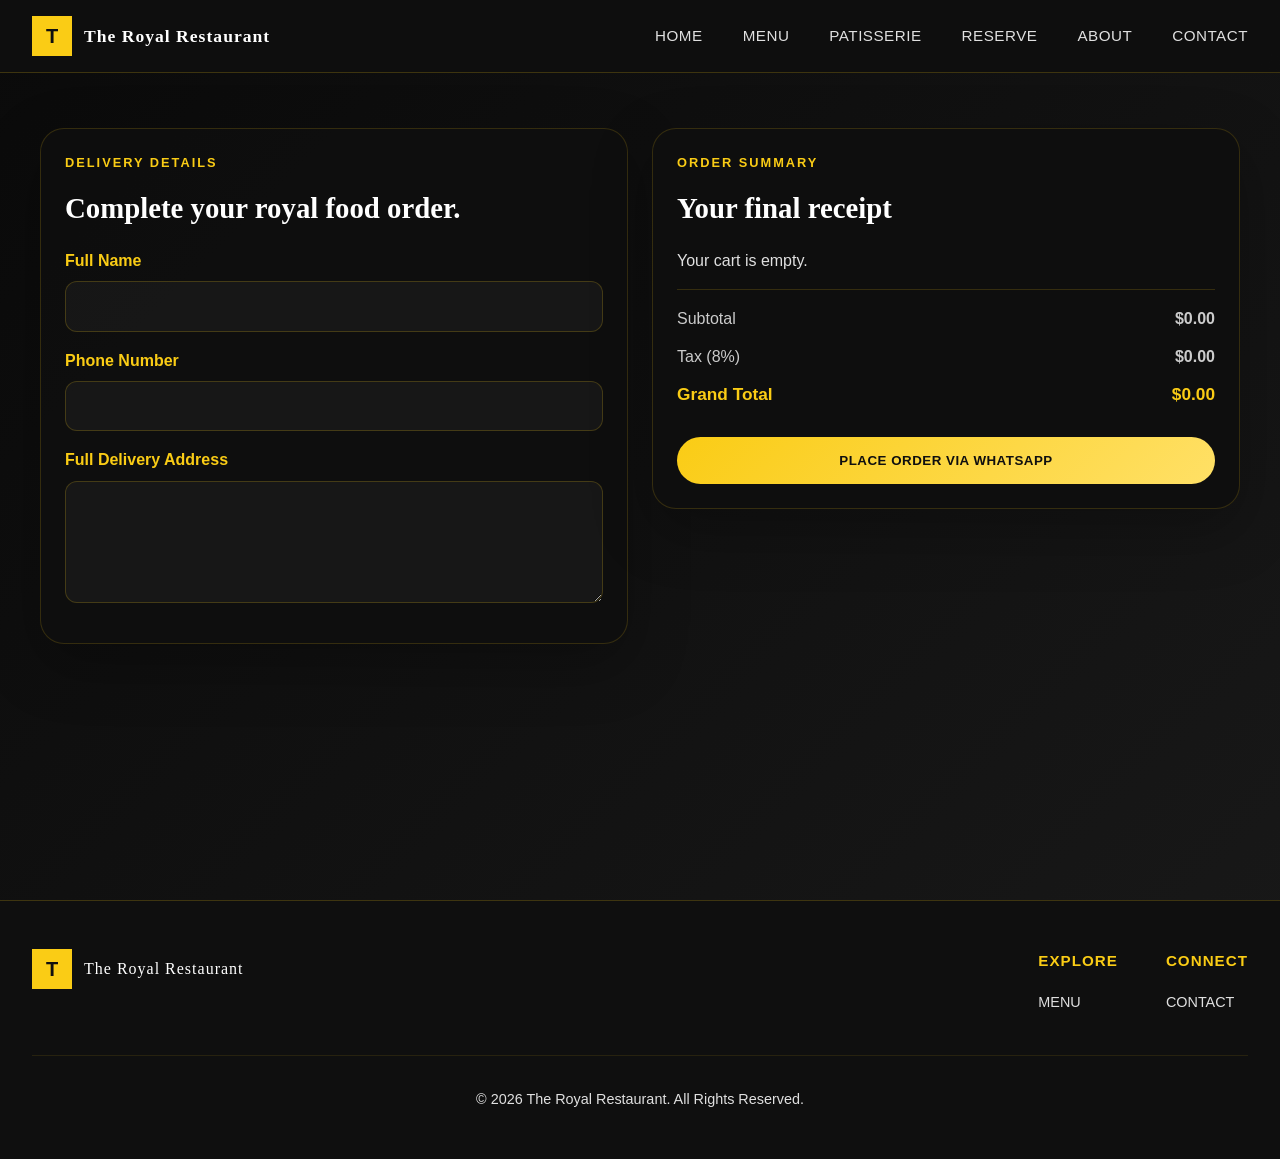
<file: checkout.html>
<!DOCTYPE html>
<html lang="en">
<head>
    <meta charset="UTF-8">
    <meta name="viewport" content="width=device-width, initial-scale=1.0">
    <title>The Royal Restaurant - Checkout</title>
    <link rel="stylesheet" href="royal/css/style.css?v=3.5">
    <link rel="stylesheet" href="https://cdnjs.cloudflare.com/ajax/libs/font-awesome/6.4.0/css/all.min.css">
</head>
<body>
    <nav class="navbar">
        <div class="navbar-container">
            <div class="navbar-logo">
                <div class="logo-box">T</div>
                <span class="restaurant-name">The Royal Restaurant</span>
            </div>

            <div class="hamburger" id="hamburger">
                <span></span>
                <span></span>
                <span></span>
            </div>

            <ul class="nav-menu" id="nav-menu">
                <li><a href="index.html" class="nav-link">HOME</a></li>
                <li><a href="menu.html" class="nav-link">MENU</a></li>
                <li><a href="patisserie.html" class="nav-link">PATISSERIE</a></li>
                <li><a href="reserve.html" class="nav-link">RESERVE</a></li>
                <li><a href="about.html" class="nav-link">ABOUT</a></li>
                <li><a href="contact.html" class="nav-link">CONTACT</a></li>
            </ul>
        </div>
    </nav>

    <main class="checkout-page">
        <section class="checkout-container">
            <div class="checkout-form-card">
                <p class="checkout-eyebrow">DELIVERY DETAILS</p>
                <h1>Complete your royal food order.</h1>
                <form id="checkout-form">
                    <label class="checkout-field">
                        <span>Full Name</span>
                        <input type="text" id="customer-name" required>
                    </label>
                    <label class="checkout-field">
                        <span>Phone Number</span>
                        <input type="tel" id="customer-phone" required>
                    </label>
                    <label class="checkout-field">
                        <span>Full Delivery Address</span>
                        <textarea id="customer-address" rows="5" required></textarea>
                    </label>
                </form>
            </div>

            <div class="checkout-summary-card">
                <p class="checkout-eyebrow">ORDER SUMMARY</p>
                <h2>Your final receipt</h2>
                <div id="checkout-items" class="checkout-items"></div>
                <div class="checkout-divider"></div>
                <div class="checkout-row"><span>Subtotal</span><strong id="checkout-subtotal">$0.00</strong></div>
                <div class="checkout-row"><span>Tax (8%)</span><strong id="checkout-tax">$0.00</strong></div>
                <div class="checkout-row grand-total"><span>Grand Total</span><strong id="checkout-total">$0.00</strong></div>
                <button type="button" class="checkout-btn" id="place-order-btn">PLACE ORDER VIA WHATSAPP</button>
            </div>
        </section>
    </main>

    <footer class="footer">
        <div class="footer-container">
            <div class="footer-left">
                <div class="footer-logo">
                    <div class="footer-logo-box">T</div>
                    <span class="footer-restaurant-name">The Royal Restaurant</span>
                </div>
            </div>
            <div class="footer-right">
                <div class="footer-section">
                    <h4>EXPLORE</h4>
                    <ul>
                        <li><a href="menu.html">MENU</a></li>
                    </ul>
                </div>
                <div class="footer-section">
                    <h4>CONNECT</h4>
                    <ul>
                        <li><a href="contact.html">CONTACT</a></li>
                    </ul>
                </div>
            </div>
        </div>
        <div class="footer-bottom">
            <p>&copy; 2026 The Royal Restaurant. All Rights Reserved.</p>
        </div>
    </footer>

    <div class="payment-modal-overlay" id="payment-modal-overlay" aria-hidden="true">
        <div class="payment-modal" id="payment-modal" role="dialog" aria-modal="true" aria-labelledby="payment-modal-title">
            <button class="payment-modal-close" id="close-payment-modal" aria-label="Close payment modal">×</button>
            <div class="payment-modal-header">
                <p class="checkout-eyebrow">PAYMENT STEP</p>
                <h3 id="payment-modal-title">Choose Payment Method</h3>
                <p class="payment-modal-subtitle">Select payment method to finish your order.</p>
            </div>

            <div class="payment-method-list">
                <label class="payment-method-option active" for="payment-hand-cash">
                    <div class="payment-method-radio">
                        <input type="radio" id="payment-hand-cash" name="payment-method" value="hand-cash" checked>
                        <span class="payment-radio-mark"></span>
                    </div>
                    <div>
                        <strong>Hand Cash</strong>
                        <p>Pay with cash when the order arrives.</p>
                    </div>
                </label>

                <label class="payment-method-option" for="payment-online">
                    <div class="payment-method-radio">
                        <input type="radio" id="payment-online" name="payment-method" value="online-payment">
                        <span class="payment-radio-mark"></span>
                    </div>
                    <div>
                        <strong>Online Payment</strong>
                        <p>Pay via PayPal or card securely.</p>
                    </div>
                </label>
            </div>

            <div class="payment-modal-actions">
                <button type="button" class="payment-back-btn" id="payment-back-btn">Back</button>
                <button type="button" class="payment-confirm-btn" id="payment-confirm-btn">Confirm Order</button>
            </div>
        </div>
    </div>

    <script src="royal/js/main.js?v=3.5"></script>
</body>
</html>
</file>
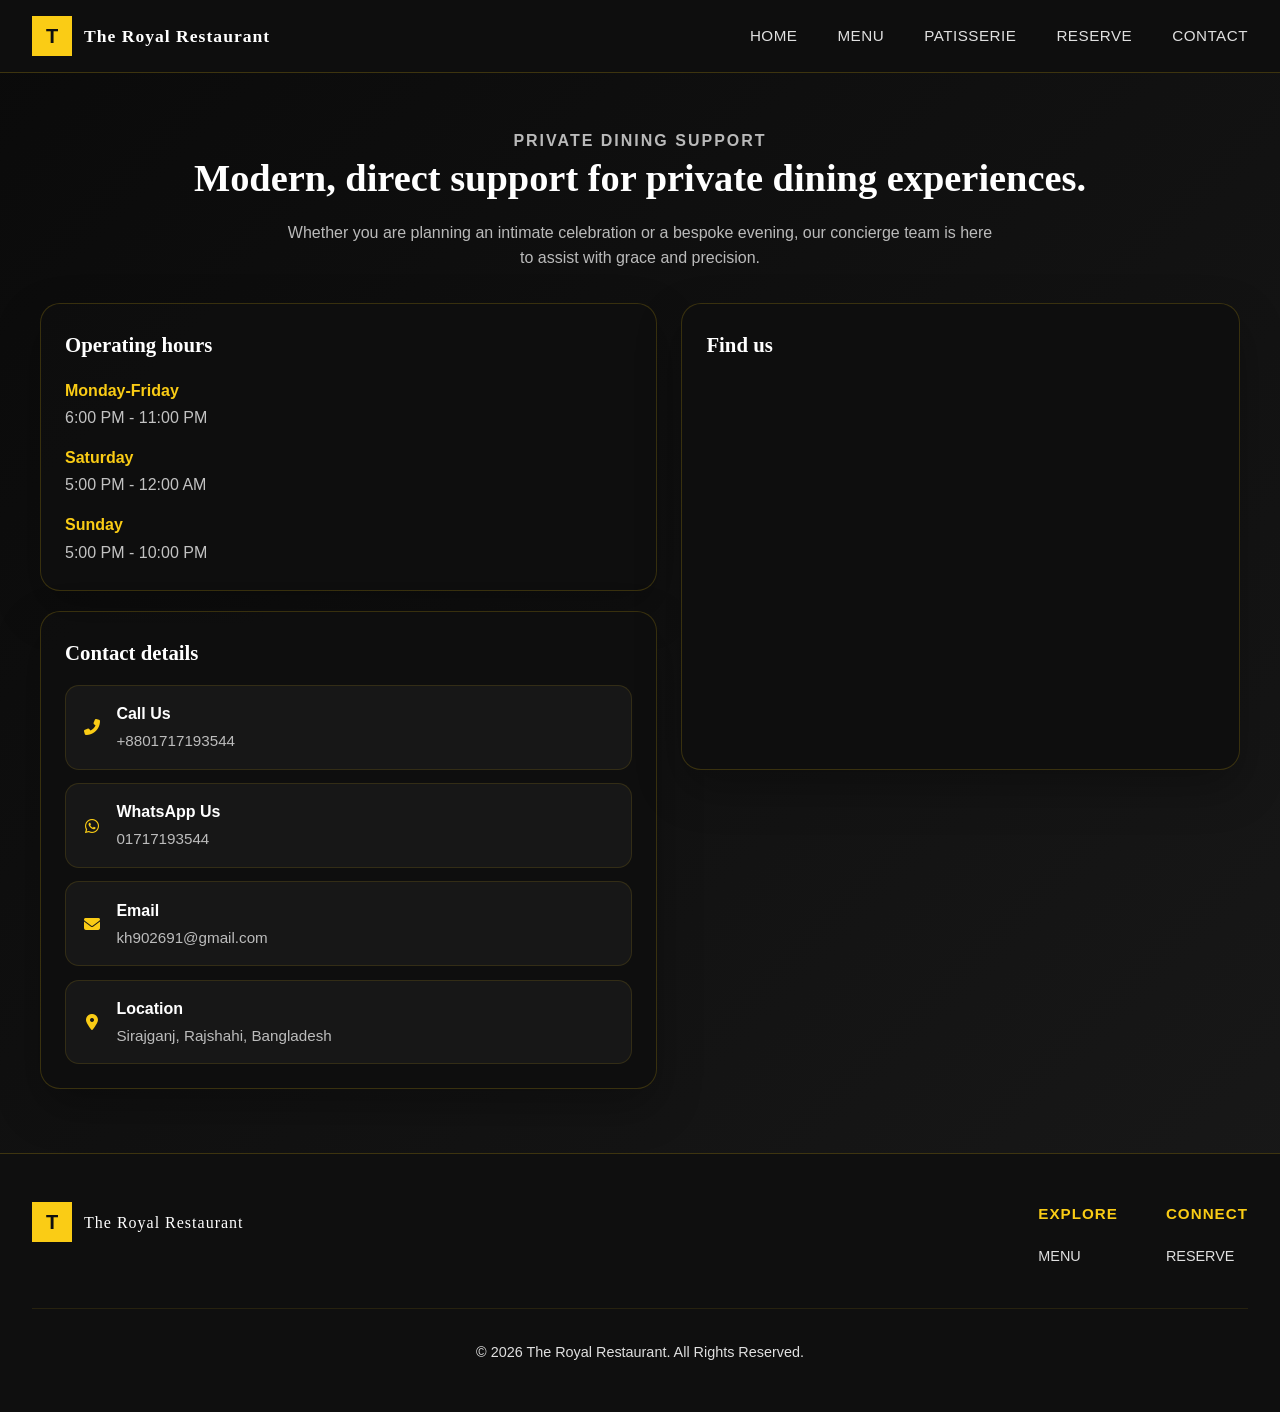
<file: contact.html>
<!DOCTYPE html>
<html lang="en">
<head>
    <meta charset="UTF-8">
    <meta name="viewport" content="width=device-width, initial-scale=1.0">
    <title>The Royal Restaurant - Contact</title>
    <link rel="stylesheet" href="royal/css/style.css?v=3.5">
    <link rel="stylesheet" href="https://cdnjs.cloudflare.com/ajax/libs/font-awesome/6.4.0/css/all.min.css">
</head>
<body>
    <nav class="navbar">
        <div class="navbar-container">
            <div class="navbar-logo">
                <div class="logo-box">T</div>
                <span class="restaurant-name">The Royal Restaurant</span>
            </div>

            <div class="hamburger" id="hamburger">
                <span></span>
                <span></span>
                <span></span>
            </div>

            <ul class="nav-menu" id="nav-menu">
                <li><a href="index.html" class="nav-link">HOME</a></li>
                <li><a href="menu.html" class="nav-link">MENU</a></li>
                <li><a href="patisserie.html" class="nav-link">PATISSERIE</a></li>
                <li><a href="reserve.html" class="nav-link">RESERVE</a></li>
                <li><a href="contact.html" class="nav-link">CONTACT</a></li>
            </ul>
        </div>
    </nav>

    <main class="contact-page">
        <section class="contact-hero">
            <p class="contact-eyebrow">PRIVATE DINING SUPPORT</p>
            <h1>Modern, direct support for private dining experiences.</h1>
            <p>Whether you are planning an intimate celebration or a bespoke evening, our concierge team is here to assist with grace and precision.</p>
        </section>

        <section class="contact-grid">
            <div class="contact-left">
                <div class="info-panel">
                    <h3>Operating hours</h3>
                    <ul>
                        <li><span>Monday-Friday</span> 6:00 PM - 11:00 PM</li>
                        <li><span>Saturday</span> 5:00 PM - 12:00 AM</li>
                        <li><span>Sunday</span> 5:00 PM - 10:00 PM</li>
                    </ul>
                </div>

                <div class="info-panel">
                    <h3>Contact details</h3>
                    <div class="contact-details-list">
                        <a href="tel:+8801717193544" class="contact-detail-card">
                            <i class="fas fa-phone-alt"></i>
                            <div>
                                <strong>Call Us</strong>
                                <span>+8801717193544</span>
                            </div>
                        </a>
                        <a href="https://wa.me/8801717193544" target="_blank" rel="noopener" class="contact-detail-card">
                            <i class="fab fa-whatsapp"></i>
                            <div>
                                <strong>WhatsApp Us</strong>
                                <span>01717193544</span>
                            </div>
                        </a>
                        <a href="mailto:kh902691@gmail.com" class="contact-detail-card">
                            <i class="fas fa-envelope"></i>
                            <div>
                                <strong>Email</strong>
                                <span>kh902691@gmail.com</span>
                            </div>
                        </a>
                        <div class="contact-detail-card">
                            <i class="fas fa-map-marker-alt"></i>
                            <div>
                                <strong>Location</strong>
                                <span>Sirajganj, Rajshahi, Bangladesh</span>
                            </div>
                        </div>
                    </div>
                </div>
            </div>

            <div class="contact-right">
                <div class="map-card">
                    <h3>Find us</h3>
                    <iframe
                        src="https://www.google.com/maps?q=Sirajganj%20Rajshahi%20Bangladesh&z=12&output=embed"
                        loading="lazy"
                        referrerpolicy="no-referrer-when-downgrade"
                        title="The Royal Restaurant Location"
                    ></iframe>
                </div>
            </div>
        </section>
    </main>

    <footer class="footer">
        <div class="footer-container">
            <div class="footer-left">
                <div class="footer-logo">
                    <div class="footer-logo-box">T</div>
                    <span class="footer-restaurant-name">The Royal Restaurant</span>
                </div>
            </div>
            <div class="footer-right">
                <div class="footer-section">
                    <h4>EXPLORE</h4>
                    <ul>
                        <li><a href="menu.html">MENU</a></li>
                    </ul>
                </div>
                <div class="footer-section">
                    <h4>CONNECT</h4>
                    <ul>
                        <li><a href="reserve.html">RESERVE</a></li>
                    </ul>
                </div>
            </div>
        </div>
        <div class="footer-bottom">
            <p>&copy; 2026 The Royal Restaurant. All Rights Reserved.</p>
        </div>
    </footer>

    <script src="royal/js/main.js?v=3.5"></script>
</body>
</html>
</file>
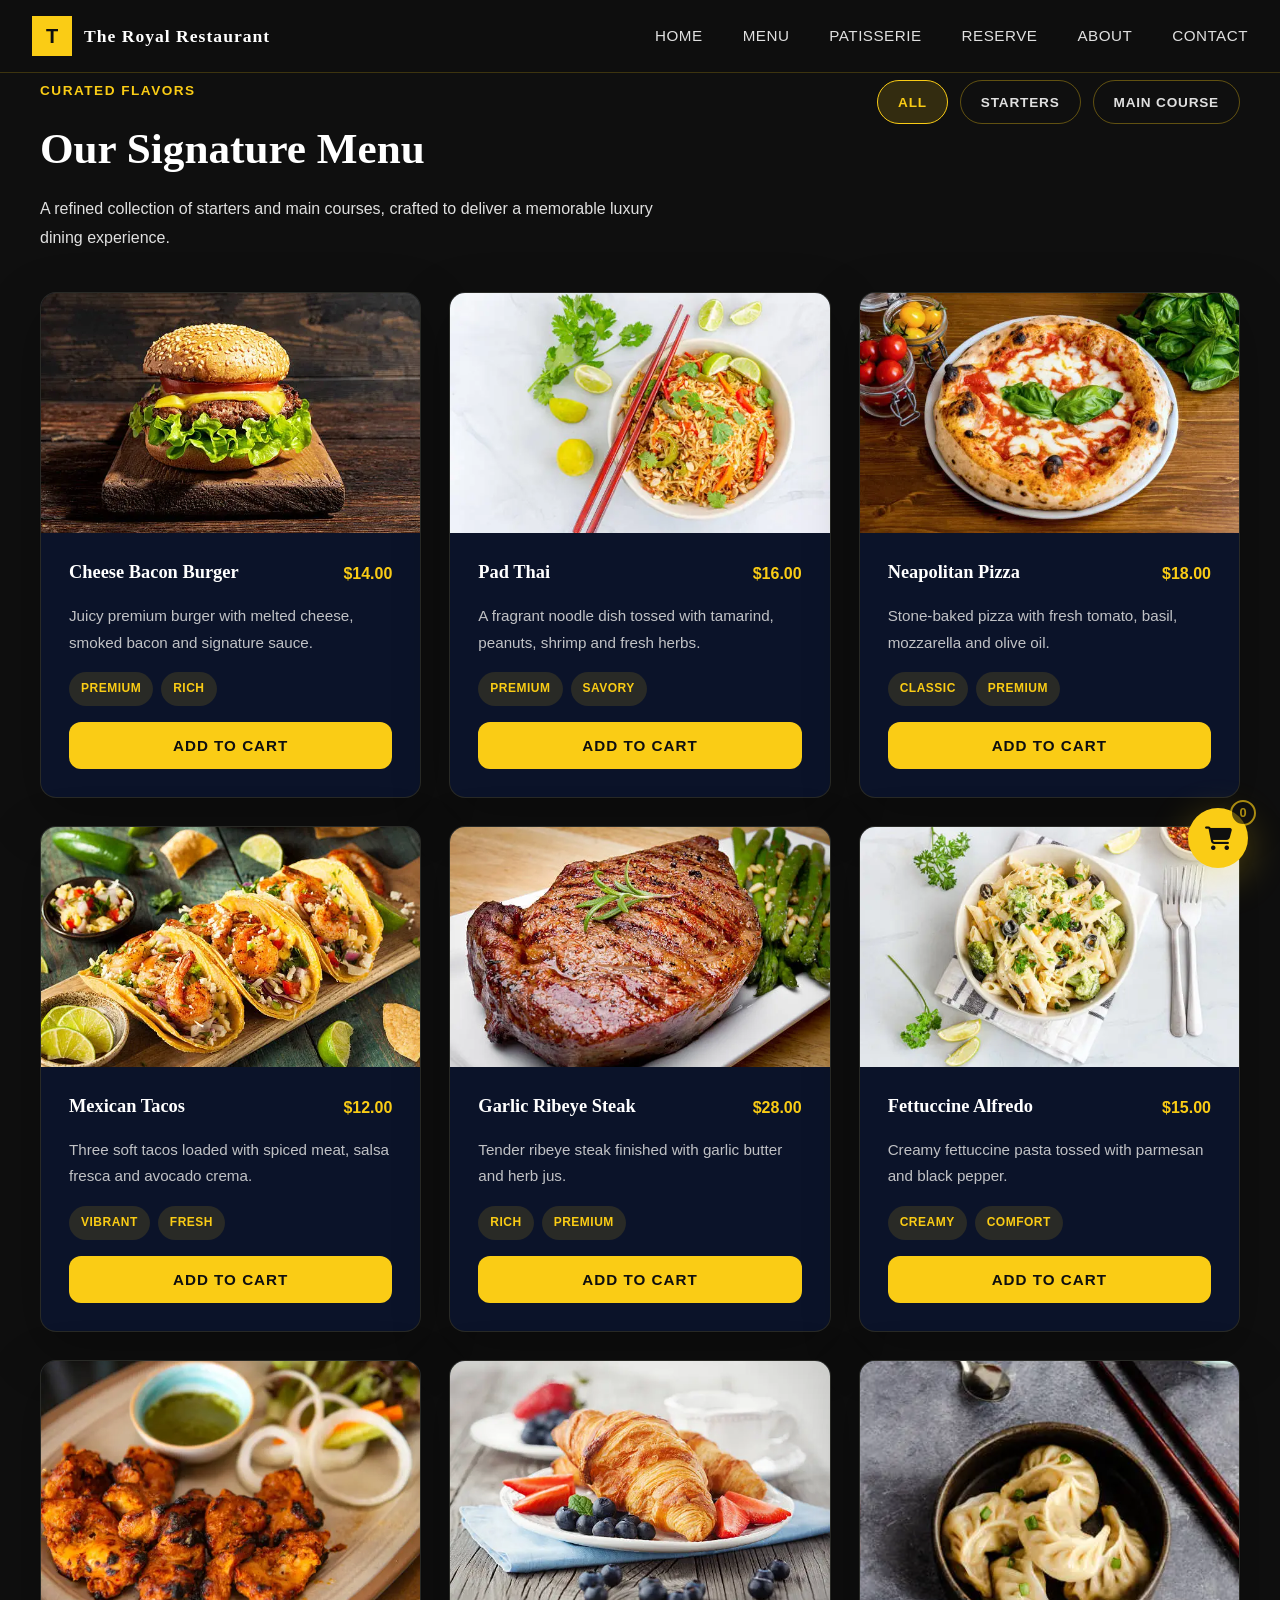
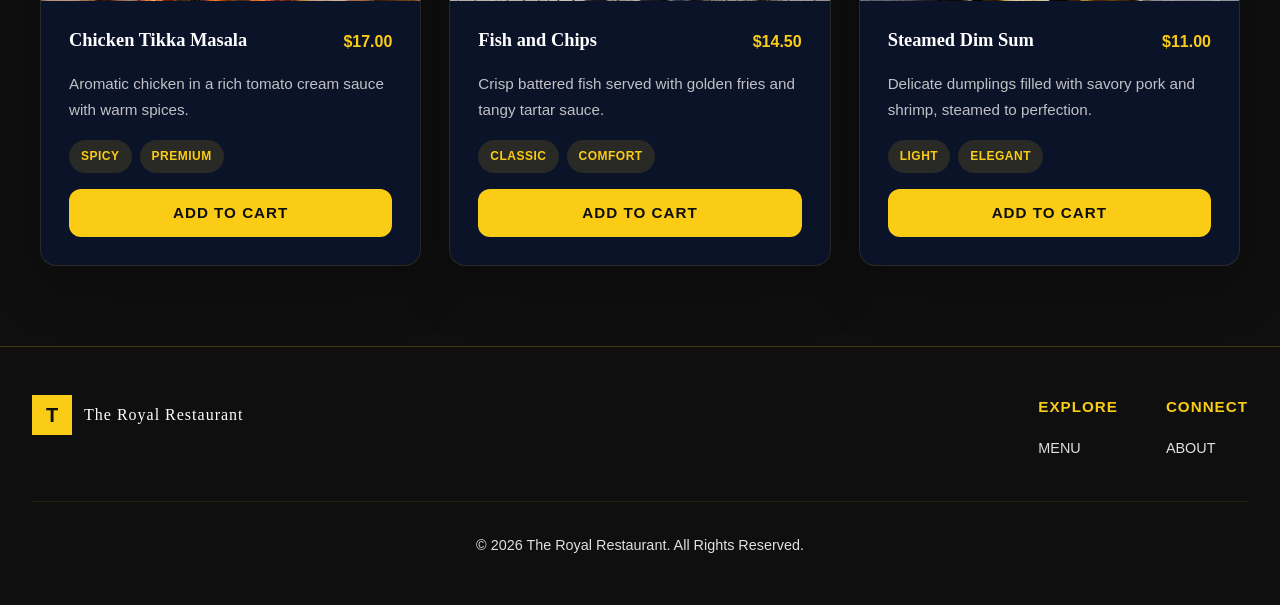
<file: menu.html>
<!DOCTYPE html>
<html lang="en">
<head>
    <meta charset="UTF-8">
    <meta name="viewport" content="width=device-width, initial-scale=1.0">
    <title>The Royal Restaurant - Menu</title>
    <link rel="stylesheet" href="royal/css/style.css?v=3.5">
    <link rel="stylesheet" href="https://cdnjs.cloudflare.com/ajax/libs/font-awesome/6.4.0/css/all.min.css">
</head>
<body>
    <!-- NAVIGATION BAR -->
    <nav class="navbar">
        <div class="navbar-container">
            <div class="navbar-logo">
                <div class="logo-box">T</div>
                <span class="restaurant-name">The Royal Restaurant</span>
            </div>

            <div class="hamburger" id="hamburger">
                <span></span>
                <span></span>
                <span></span>
            </div>

            <ul class="nav-menu" id="nav-menu">
                <li><a href="index.html" class="nav-link">HOME</a></li>
                <li><a href="menu.html" class="nav-link">MENU</a></li>
                <li><a href="patisserie.html" class="nav-link">PATISSERIE</a></li>
                <li><a href="reserve.html" class="nav-link">RESERVE</a></li>
                <li><a href="about.html" class="nav-link">ABOUT</a></li>
                <li><a href="contact.html" class="nav-link">CONTACT</a></li>
            </ul>
        </div>
    </nav>

    <!-- MENU PAGE CONTENT -->
    <main class="food-page">
        <div class="section-heading">
            <div class="section-title">
                <p class="section-label">CURATED FLAVORS</p>
                <h2>Our Signature Menu</h2>
                <p class="section-description">A refined collection of starters and main courses, crafted to deliver a memorable luxury dining experience.</p>
            </div>
            <div class="filter-bar">
                <button class="filter-btn active" data-filter="all">ALL</button>
                <button class="filter-btn" data-filter="starters">STARTERS</button>
                <button class="filter-btn" data-filter="main-course">MAIN COURSE</button>
            </div>
        </div>

        <div class="food-grid">
            <article class="food-card" data-category="main-course">
                <div class="food-card-image" style="background-image: url('royal/pictures/c-b-burger.jpg');"></div>
                <div class="food-card-content">
                    <div class="food-card-title-row">
                        <h3 class="food-card-title">Cheese Bacon Burger</h3>
                        <span class="food-card-price">$14.00</span>
                    </div>
                    <p class="food-card-description">Juicy premium burger with melted cheese, smoked bacon and signature sauce.</p>
                    <div class="food-tags">
                        <span class="food-tag">Premium</span>
                        <span class="food-tag">Rich</span>
                    </div>
                    <div class="card-actions">
                        <button class="btn btn-add" data-name="Cheese Bacon Burger">Add to Cart</button>
                    </div>
                </div>
            </article>

            <article class="food-card" data-category="main-course">
                <div class="food-card-image" style="background-image: url('royal/pictures/p-thai.jpg');"></div>
                <div class="food-card-content">
                    <div class="food-card-title-row">
                        <h3 class="food-card-title">Pad Thai</h3>
                        <span class="food-card-price">$16.00</span>
                    </div>
                    <p class="food-card-description">A fragrant noodle dish tossed with tamarind, peanuts, shrimp and fresh herbs.</p>
                    <div class="food-tags">
                        <span class="food-tag">Premium</span>
                        <span class="food-tag">Savory</span>
                    </div>
                    <div class="card-actions">
                        <button class="btn btn-add" data-name="Pad Thai">Add to Cart</button>
                    </div>
                </div>
            </article>

            <article class="food-card" data-category="main-course">
                <div class="food-card-image" style="background-image: url('royal/pictures/n-pizza.jpg');"></div>
                <div class="food-card-content">
                    <div class="food-card-title-row">
                        <h3 class="food-card-title">Neapolitan Pizza</h3>
                        <span class="food-card-price">$18.00</span>
                    </div>
                    <p class="food-card-description">Stone-baked pizza with fresh tomato, basil, mozzarella and olive oil.</p>
                    <div class="food-tags">
                        <span class="food-tag">Classic</span>
                        <span class="food-tag">Premium</span>
                    </div>
                    <div class="card-actions">
                        <button class="btn btn-add" data-name="Neapolitan Pizza">Add to Cart</button>
                    </div>
                </div>
            </article>

            <article class="food-card" data-category="starters">
                <div class="food-card-image" style="background-image: url('royal/pictures/m-tacos.jpg');"></div>
                <div class="food-card-content">
                    <div class="food-card-title-row">
                        <h3 class="food-card-title">Mexican Tacos</h3>
                        <span class="food-card-price">$12.00</span>
                    </div>
                    <p class="food-card-description">Three soft tacos loaded with spiced meat, salsa fresca and avocado crema.</p>
                    <div class="food-tags">
                        <span class="food-tag">Vibrant</span>
                        <span class="food-tag">Fresh</span>
                    </div>
                    <div class="card-actions">
                        <button class="btn btn-add" data-name="Mexican Tacos">Add to Cart</button>
                    </div>
                </div>
            </article>

            <article class="food-card" data-category="main-course">
                <div class="food-card-image" style="background-image: url('royal/pictures/g-r-steak.jpg');"></div>
                <div class="food-card-content">
                    <div class="food-card-title-row">
                        <h3 class="food-card-title">Garlic Ribeye Steak</h3>
                        <span class="food-card-price">$28.00</span>
                    </div>
                    <p class="food-card-description">Tender ribeye steak finished with garlic butter and herb jus.</p>
                    <div class="food-tags">
                        <span class="food-tag">Rich</span>
                        <span class="food-tag">Premium</span>
                    </div>
                    <div class="card-actions">
                        <button class="btn btn-add" data-name="Garlic Ribeye Steak">Add to Cart</button>
                    </div>
                </div>
            </article>

            <article class="food-card" data-category="main-course">
                <div class="food-card-image" style="background-image: url('royal/pictures/f-alfredo.jpg');"></div>
                <div class="food-card-content">
                    <div class="food-card-title-row">
                        <h3 class="food-card-title">Fettuccine Alfredo</h3>
                        <span class="food-card-price">$15.00</span>
                    </div>
                    <p class="food-card-description">Creamy fettuccine pasta tossed with parmesan and black pepper.</p>
                    <div class="food-tags">
                        <span class="food-tag">Creamy</span>
                        <span class="food-tag">Comfort</span>
                    </div>
                    <div class="card-actions">
                        <button class="btn btn-add" data-name="Fettuccine Alfredo">Add to Cart</button>
                    </div>
                </div>
            </article>

            <article class="food-card" data-category="main-course">
                <div class="food-card-image" style="background-image: url('royal/pictures/c-t-masala.jpg');"></div>
                <div class="food-card-content">
                    <div class="food-card-title-row">
                        <h3 class="food-card-title">Chicken Tikka Masala</h3>
                        <span class="food-card-price">$17.00</span>
                    </div>
                    <p class="food-card-description">Aromatic chicken in a rich tomato cream sauce with warm spices.</p>
                    <div class="food-tags">
                        <span class="food-tag">Spicy</span>
                        <span class="food-tag">Premium</span>
                    </div>
                    <div class="card-actions">
                        <button class="btn btn-add" data-name="Chicken Tikka Masala">Add to Cart</button>
                    </div>
                </div>
            </article>

            <article class="food-card" data-category="main-course">
                <div class="food-card-image" style="background-image: url('royal/pictures/f-c.jpg');"></div>
                <div class="food-card-content">
                    <div class="food-card-title-row">
                        <h3 class="food-card-title">Fish and Chips</h3>
                        <span class="food-card-price">$14.50</span>
                    </div>
                    <p class="food-card-description">Crisp battered fish served with golden fries and tangy tartar sauce.</p>
                    <div class="food-tags">
                        <span class="food-tag">Classic</span>
                        <span class="food-tag">Comfort</span>
                    </div>
                    <div class="card-actions">
                        <button class="btn btn-add" data-name="Fish and Chips">Add to Cart</button>
                    </div>
                </div>
            </article>

            <article class="food-card" data-category="starters">
                <div class="food-card-image" style="background-image: url('royal/pictures/d-sum.jpg');"></div>
                <div class="food-card-content">
                    <div class="food-card-title-row">
                        <h3 class="food-card-title">Steamed Dim Sum</h3>
                        <span class="food-card-price">$11.00</span>
                    </div>
                    <p class="food-card-description">Delicate dumplings filled with savory pork and shrimp, steamed to perfection.</p>
                    <div class="food-tags">
                        <span class="food-tag">Light</span>
                        <span class="food-tag">Elegant</span>
                    </div>
                    <div class="card-actions">
                        <button class="btn btn-add" data-name="Steamed Dim Sum">Add to Cart</button>
                    </div>
                </div>
            </article>
        </div>
    </main>

    <!-- SHOPPING CART (FIXED TROLLEY) -->
    <div class="shopping-cart" id="shopping-cart">
        <i class="fas fa-shopping-cart"></i>
        <span class="cart-badge" id="cart-badge">0</span>
    </div>

    <!-- FOOTER -->
    <footer class="footer">
        <div class="footer-container">
            <div class="footer-left">
                <div class="footer-logo">
                    <div class="footer-logo-box">T</div>
                    <span class="footer-restaurant-name">The Royal Restaurant</span>
                </div>
            </div>
            <div class="footer-right">
                <div class="footer-section">
                    <h4>EXPLORE</h4>
                    <ul>
                        <li><a href="menu.html">MENU</a></li>
                    </ul>
                </div>
                <div class="footer-section">
                    <h4>CONNECT</h4>
                    <ul>
                        <li><a href="about.html">ABOUT</a></li>
                    </ul>
                </div>
            </div>
        </div>
        <div class="footer-bottom">
            <p>&copy; 2026 The Royal Restaurant. All Rights Reserved.</p>
        </div>
    </footer>

    <script src="royal/js/main.js?v=3.5"></script>
</body>
</html>
</file>
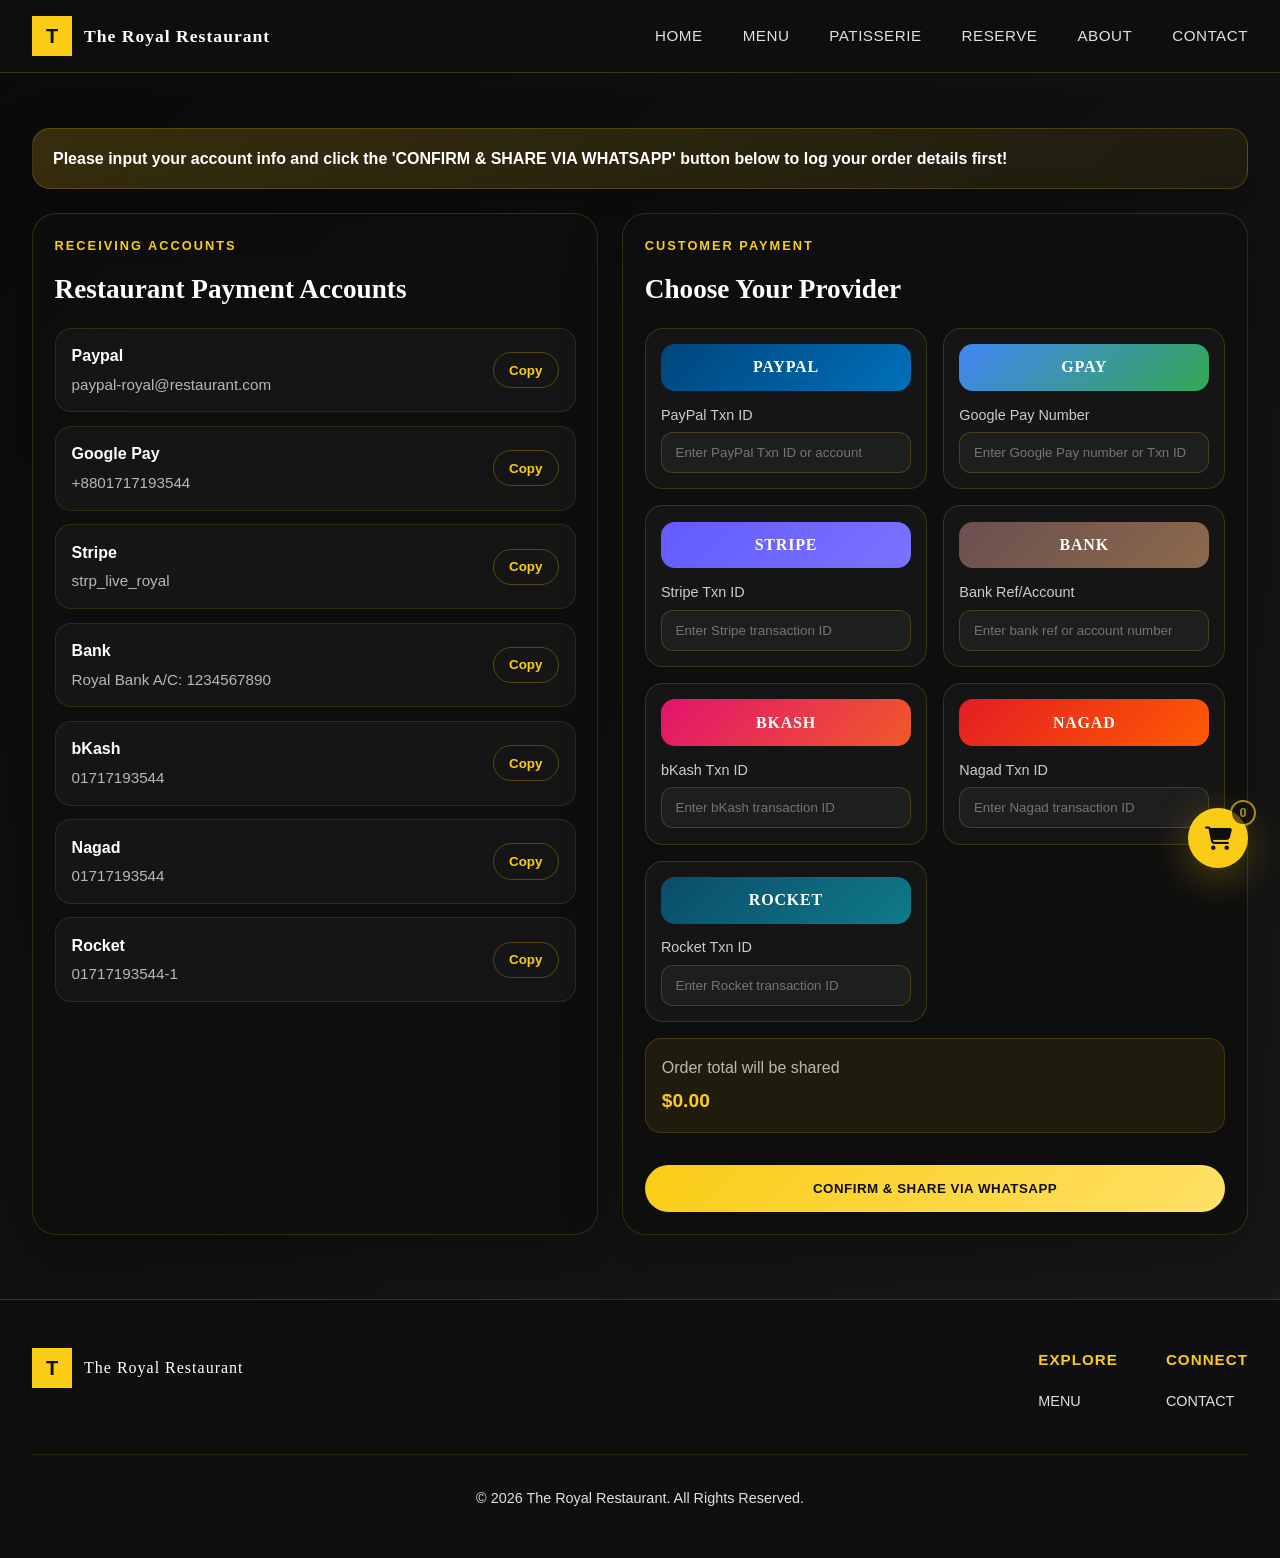
<file: online-payment.html>
<!DOCTYPE html>
<html lang="en">
<head>
    <meta charset="UTF-8">
    <meta name="viewport" content="width=device-width, initial-scale=1.0">
    <title>The Royal Restaurant - Online Payment</title>
    <link rel="stylesheet" href="royal/css/style.css?v=3.5">
    <link rel="stylesheet" href="https://cdnjs.cloudflare.com/ajax/libs/font-awesome/6.4.0/css/all.min.css">
</head>
<body>
    <nav class="navbar">
        <div class="navbar-container">
            <div class="navbar-logo">
                <div class="logo-box">T</div>
                <span class="restaurant-name">The Royal Restaurant</span>
            </div>

            <div class="hamburger" id="hamburger">
                <span></span>
                <span></span>
                <span></span>
            </div>

            <ul class="nav-menu" id="nav-menu">
                <li><a href="index.html" class="nav-link">HOME</a></li>
                <li><a href="menu.html" class="nav-link">MENU</a></li>
                <li><a href="patisserie.html" class="nav-link">PATISSERIE</a></li>
                <li><a href="reserve.html" class="nav-link">RESERVE</a></li>
                <li><a href="about.html" class="nav-link">ABOUT</a></li>
                <li><a href="contact.html" class="nav-link">CONTACT</a></li>
            </ul>
        </div>
    </nav>

    <main class="online-payment-page">
        <section class="online-payment-shell">
            <div class="online-payment-banner" id="online-payment-banner">
                Please input your account info and click the 'CONFIRM & SHARE VIA WHATSAPP' button below to log your order details first!
            </div>

            <div class="online-payment-grid">
                <div class="payment-card payment-receiving-card">
                    <div class="payment-section-heading">
                        <p class="checkout-eyebrow">RECEIVING ACCOUNTS</p>
                        <h2>Restaurant Payment Accounts</h2>
                    </div>

                    <div class="account-list">
                        <div class="account-row">
                            <div>
                                <strong>Paypal</strong>
                                <p>paypal-royal@restaurant.com</p>
                            </div>
                            <button type="button" class="copy-account-btn" data-copy="paypal-royal@restaurant.com">Copy</button>
                        </div>
                        <div class="account-row">
                            <div>
                                <strong>Google Pay</strong>
                                <p>+8801717193544</p>
                            </div>
                            <button type="button" class="copy-account-btn" data-copy="+8801717193544">Copy</button>
                        </div>
                        <div class="account-row">
                            <div>
                                <strong>Stripe</strong>
                                <p>strp_live_royal</p>
                            </div>
                            <button type="button" class="copy-account-btn" data-copy="strp_live_royal">Copy</button>
                        </div>
                        <div class="account-row">
                            <div>
                                <strong>Bank</strong>
                                <p>Royal Bank A/C: 1234567890</p>
                            </div>
                            <button type="button" class="copy-account-btn" data-copy="Royal Bank A/C: 1234567890">Copy</button>
                        </div>
                        <div class="account-row">
                            <div>
                                <strong>bKash</strong>
                                <p>01717193544</p>
                            </div>
                            <button type="button" class="copy-account-btn" data-copy="01717193544">Copy</button>
                        </div>
                        <div class="account-row">
                            <div>
                                <strong>Nagad</strong>
                                <p>01717193544</p>
                            </div>
                            <button type="button" class="copy-account-btn" data-copy="01717193544">Copy</button>
                        </div>
                        <div class="account-row">
                            <div>
                                <strong>Rocket</strong>
                                <p>01717193544-1</p>
                            </div>
                            <button type="button" class="copy-account-btn" data-copy="01717193544-1">Copy</button>
                        </div>
                    </div>
                </div>

                <div class="payment-card payment-customer-card">
                    <div class="payment-section-heading">
                        <p class="checkout-eyebrow">CUSTOMER PAYMENT</p>
                        <h2>Choose Your Provider</h2>
                    </div>

                    <div class="provider-grid">
                        <div class="provider-item" data-url="https://paypal.com" data-provider="PayPal">
                            <button type="button" class="provider-button provider-paypal" data-url="https://paypal.com" data-provider="PayPal">
                                <span class="provider-logo">PayPal</span>
                            </button>
                            <label class="provider-input-wrap">
                                <span>PayPal Txn ID</span>
                                <input type="text" class="provider-input" data-provider="PayPal" placeholder="Enter PayPal Txn ID or account">
                            </label>
                        </div>

                        <div class="provider-item" data-url="https://google.com" data-provider="Google Pay">
                            <button type="button" class="provider-button provider-google" data-url="https://google.com" data-provider="Google Pay">
                                <span class="provider-logo">GPay</span>
                            </button>
                            <label class="provider-input-wrap">
                                <span>Google Pay Number</span>
                                <input type="text" class="provider-input" data-provider="Google Pay" placeholder="Enter Google Pay number or Txn ID">
                            </label>
                        </div>

                        <div class="provider-item" data-url="https://stripe.com" data-provider="Stripe">
                            <button type="button" class="provider-button provider-stripe" data-url="https://stripe.com" data-provider="Stripe">
                                <span class="provider-logo">Stripe</span>
                            </button>
                            <label class="provider-input-wrap">
                                <span>Stripe Txn ID</span>
                                <input type="text" class="provider-input" data-provider="Stripe" placeholder="Enter Stripe transaction ID">
                            </label>
                        </div>

                        <div class="provider-item" data-url="https://centralbank.org.bd" data-provider="Bank Transfer">
                            <button type="button" class="provider-button provider-bank" data-url="https://centralbank.org.bd" data-provider="Bank Transfer">
                                <span class="provider-logo">Bank</span>
                            </button>
                            <label class="provider-input-wrap">
                                <span>Bank Ref/Account</span>
                                <input type="text" class="provider-input" data-provider="Bank Transfer" placeholder="Enter bank ref or account number">
                            </label>
                        </div>

                        <div class="provider-item" data-url="https://bkash.com" data-provider="bKash">
                            <button type="button" class="provider-button provider-bkash" data-url="https://bkash.com" data-provider="bKash">
                                <span class="provider-logo">bKash</span>
                            </button>
                            <label class="provider-input-wrap">
                                <span>bKash Txn ID</span>
                                <input type="text" class="provider-input" data-provider="bKash" placeholder="Enter bKash transaction ID">
                            </label>
                        </div>

                        <div class="provider-item" data-url="https://nagad.com.bd" data-provider="Nagad">
                            <button type="button" class="provider-button provider-nagad" data-url="https://nagad.com.bd" data-provider="Nagad">
                                <span class="provider-logo">Nagad</span>
                            </button>
                            <label class="provider-input-wrap">
                                <span>Nagad Txn ID</span>
                                <input type="text" class="provider-input" data-provider="Nagad" placeholder="Enter Nagad transaction ID">
                            </label>
                        </div>

                        <div class="provider-item" data-url="https://dutchbanglabank.com" data-provider="Rocket">
                            <button type="button" class="provider-button provider-rocket" data-url="https://dutchbanglabank.com" data-provider="Rocket">
                                <span class="provider-logo">Rocket</span>
                            </button>
                            <label class="provider-input-wrap">
                                <span>Rocket Txn ID</span>
                                <input type="text" class="provider-input" data-provider="Rocket" placeholder="Enter Rocket transaction ID">
                            </label>
                        </div>
                    </div>

                    <div class="online-payment-summary" id="online-payment-summary"></div>
                    <button type="button" class="checkout-btn online-payment-btn" id="confirm-online-payment-btn">CONFIRM & SHARE VIA WHATSAPP</button>
                </div>
            </div>
        </section>
    </main>

    <div class="shopping-cart" id="shopping-cart">
        <i class="fas fa-shopping-cart"></i>
        <span class="cart-badge" id="cart-badge">0</span>
    </div>

    <footer class="footer">
        <div class="footer-container">
            <div class="footer-left">
                <div class="footer-logo">
                    <div class="footer-logo-box">T</div>
                    <span class="footer-restaurant-name">The Royal Restaurant</span>
                </div>
            </div>
            <div class="footer-right">
                <div class="footer-section">
                    <h4>EXPLORE</h4>
                    <ul>
                        <li><a href="menu.html">MENU</a></li>
                    </ul>
                </div>
                <div class="footer-section">
                    <h4>CONNECT</h4>
                    <ul>
                        <li><a href="contact.html">CONTACT</a></li>
                    </ul>
                </div>
            </div>
        </div>
        <div class="footer-bottom">
            <p>&copy; 2026 The Royal Restaurant. All Rights Reserved.</p>
        </div>
    </footer>

    <script src="royal/js/main.js?v=3.5"></script>
</body>
</html>
</file>
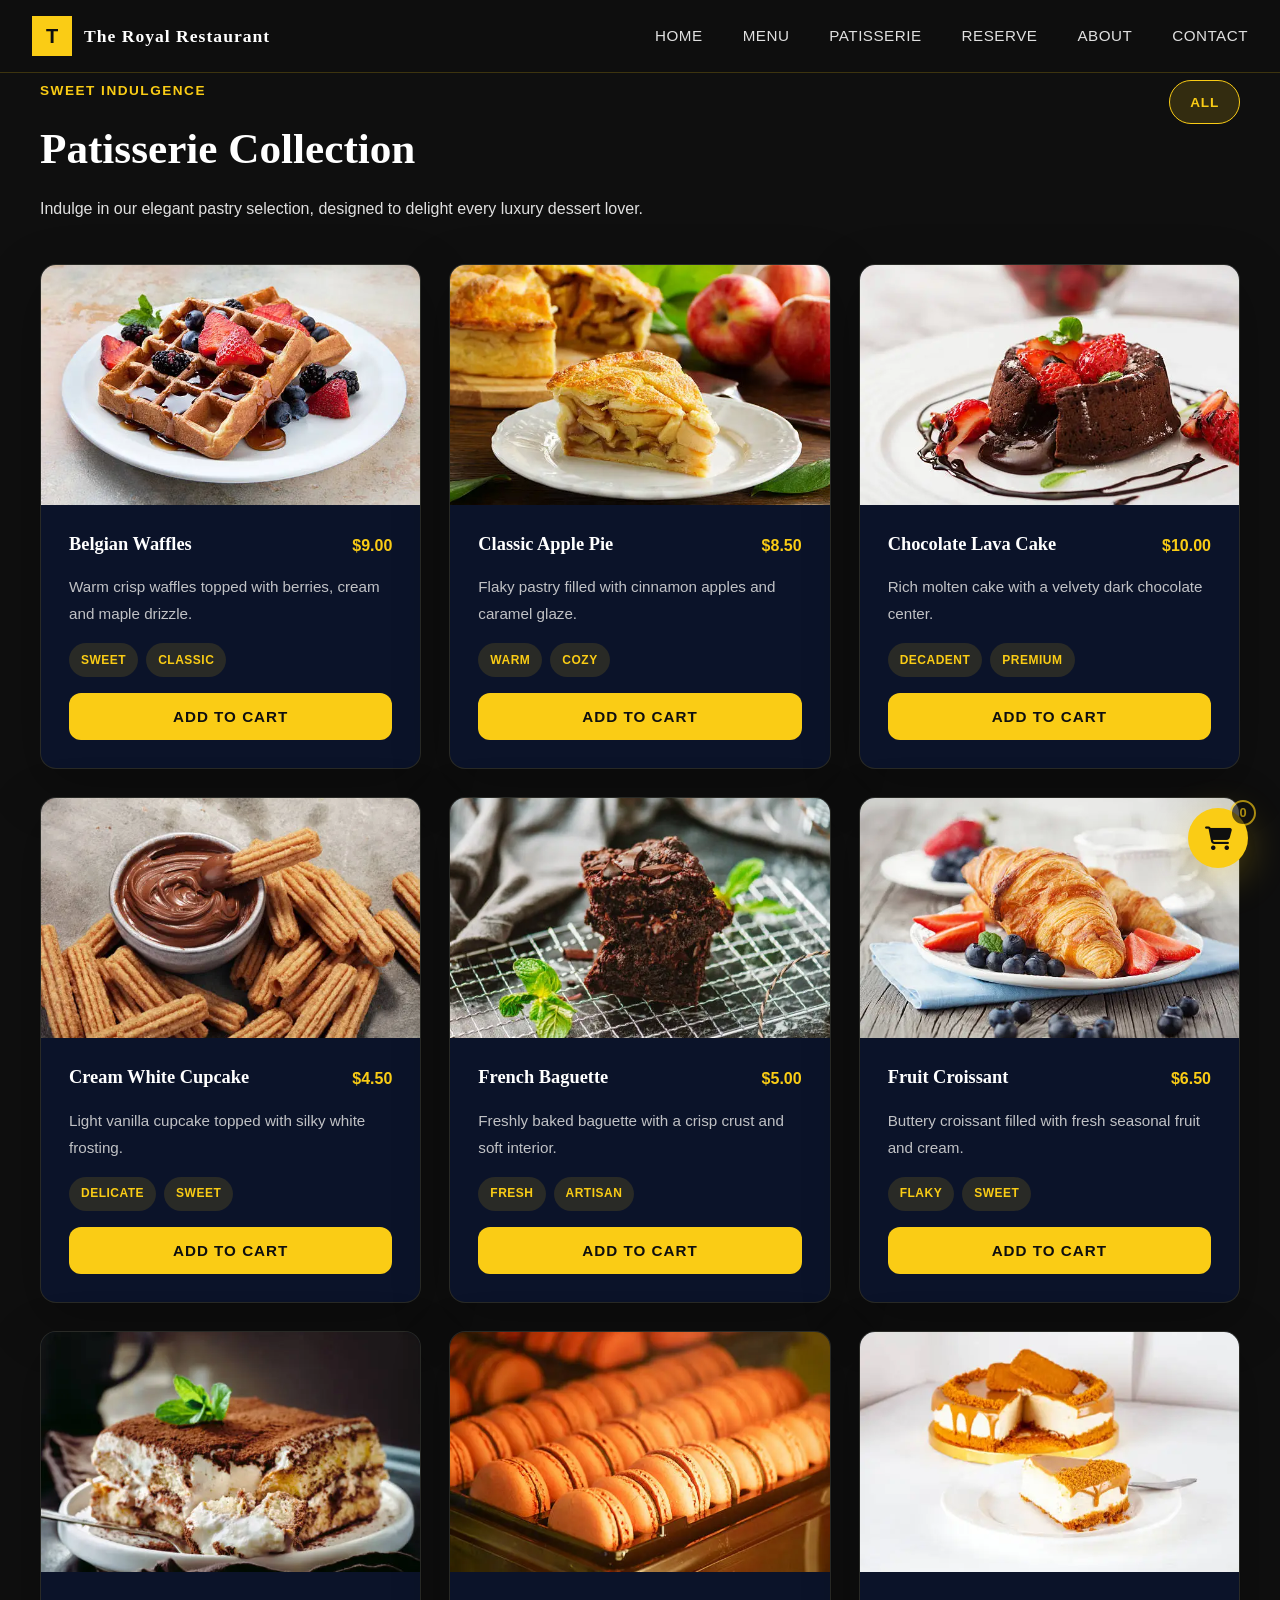
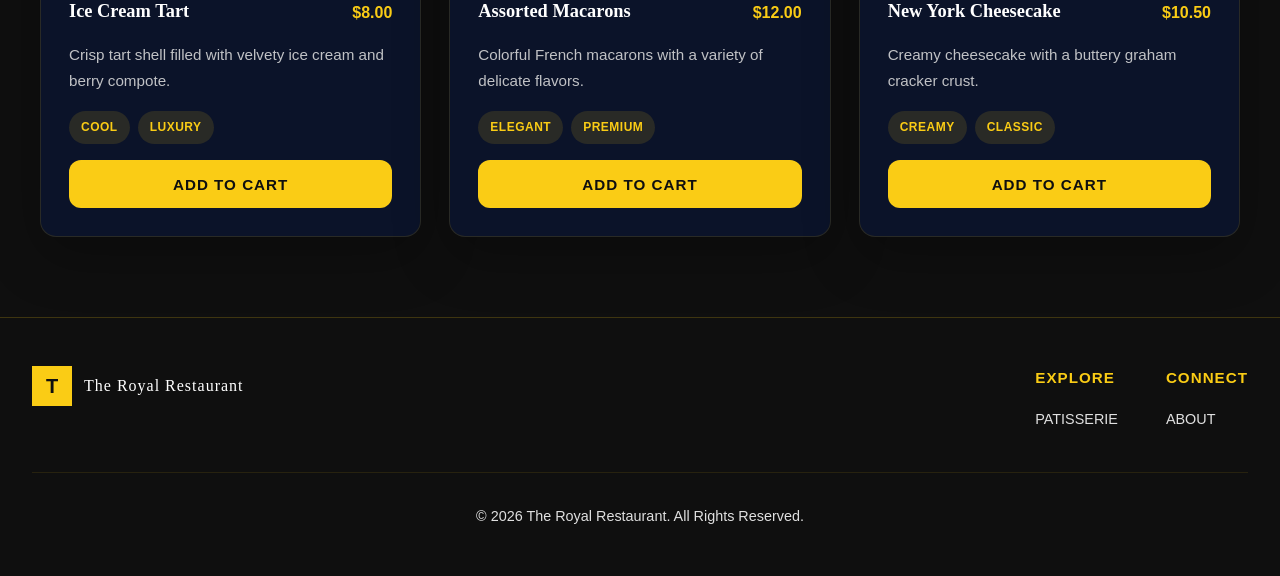
<file: patisserie.html>
<!DOCTYPE html>
<html lang="en">
<head>
    <meta charset="UTF-8">
    <meta name="viewport" content="width=device-width, initial-scale=1.0">
    <title>The Royal Restaurant - Patisserie</title>
    <link rel="stylesheet" href="royal/css/style.css?v=3.5">
    <link rel="stylesheet" href="https://cdnjs.cloudflare.com/ajax/libs/font-awesome/6.4.0/css/all.min.css">
</head>
<body>
    <!-- NAVIGATION BAR -->
    <nav class="navbar">
        <div class="navbar-container">
            <div class="navbar-logo">
                <div class="logo-box">T</div>
                <span class="restaurant-name">The Royal Restaurant</span>
            </div>

            <div class="hamburger" id="hamburger">
                <span></span>
                <span></span>
                <span></span>
            </div>

            <ul class="nav-menu" id="nav-menu">
                <li><a href="index.html" class="nav-link">HOME</a></li>
                <li><a href="menu.html" class="nav-link">MENU</a></li>
                <li><a href="patisserie.html" class="nav-link">PATISSERIE</a></li>
                <li><a href="reserve.html" class="nav-link">RESERVE</a></li>
                <li><a href="about.html" class="nav-link">ABOUT</a></li>
                <li><a href="contact.html" class="nav-link">CONTACT</a></li>
            </ul>
        </div>
    </nav>

    <!-- PATISSERIE PAGE CONTENT -->
    <main class="food-page">
        <div class="section-heading">
            <div class="section-title">
                <p class="section-label">SWEET INDULGENCE</p>
                <h2>Patisserie Collection</h2>
                <p class="section-description">Indulge in our elegant pastry selection, designed to delight every luxury dessert lover.</p>
            </div>
            <div class="filter-bar">
                <button class="filter-btn active" data-filter="all">ALL</button>
            </div>
        </div>

        <div class="food-grid">
            <article class="food-card" data-category="patisserie">
                <div class="food-card-image" style="background-image: url('royal/pictures/b-w.jpg');"></div>
                <div class="food-card-content">
                    <div class="food-card-title-row">
                        <h3 class="food-card-title">Belgian Waffles</h3>
                        <span class="food-card-price">$9.00</span>
                    </div>
                    <p class="food-card-description">Warm crisp waffles topped with berries, cream and maple drizzle.</p>
                    <div class="food-tags">
                        <span class="food-tag">Sweet</span>
                        <span class="food-tag">Classic</span>
                    </div>
                    <div class="card-actions">
                        <button class="btn btn-add" data-name="Belgian Waffles">Add to Cart</button>
                    </div>
                </div>
            </article>

            <article class="food-card" data-category="patisserie">
                <div class="food-card-image" style="background-image: url('royal/pictures/a-pie.jpg');"></div>
                <div class="food-card-content">
                    <div class="food-card-title-row">
                        <h3 class="food-card-title">Classic Apple Pie</h3>
                        <span class="food-card-price">$8.50</span>
                    </div>
                    <p class="food-card-description">Flaky pastry filled with cinnamon apples and caramel glaze.</p>
                    <div class="food-tags">
                        <span class="food-tag">Warm</span>
                        <span class="food-tag">Cozy</span>
                    </div>
                    <div class="card-actions">
                        <button class="btn btn-add" data-name="Classic Apple Pie">Add to Cart</button>
                    </div>
                </div>
            </article>

            <article class="food-card" data-category="patisserie">
                <div class="food-card-image" style="background-image: url('royal/pictures/c-l-cake.jpg');"></div>
                <div class="food-card-content">
                    <div class="food-card-title-row">
                        <h3 class="food-card-title">Chocolate Lava Cake</h3>
                        <span class="food-card-price">$10.00</span>
                    </div>
                    <p class="food-card-description">Rich molten cake with a velvety dark chocolate center.</p>
                    <div class="food-tags">
                        <span class="food-tag">Decadent</span>
                        <span class="food-tag">Premium</span>
                    </div>
                    <div class="card-actions">
                        <button class="btn btn-add" data-name="Chocolate Lava Cake">Add to Cart</button>
                    </div>
                </div>
            </article>

            <article class="food-card" data-category="patisserie">
                <div class="food-card-image" style="background-image: url('royal/pictures/c-w-c.jpg');"></div>
                <div class="food-card-content">
                    <div class="food-card-title-row">
                        <h3 class="food-card-title">Cream White Cupcake</h3>
                        <span class="food-card-price">$4.50</span>
                    </div>
                    <p class="food-card-description">Light vanilla cupcake topped with silky white frosting.</p>
                    <div class="food-tags">
                        <span class="food-tag">Delicate</span>
                        <span class="food-tag">Sweet</span>
                    </div>
                    <div class="card-actions">
                        <button class="btn btn-add" data-name="Cream White Cupcake">Add to Cart</button>
                    </div>
                </div>
            </article>

            <article class="food-card" data-category="patisserie">
                <div class="food-card-image" style="background-image: url('royal/pictures/f-b.jpg');"></div>
                <div class="food-card-content">
                    <div class="food-card-title-row">
                        <h3 class="food-card-title">French Baguette</h3>
                        <span class="food-card-price">$5.00</span>
                    </div>
                    <p class="food-card-description">Freshly baked baguette with a crisp crust and soft interior.</p>
                    <div class="food-tags">
                        <span class="food-tag">Fresh</span>
                        <span class="food-tag">Artisan</span>
                    </div>
                    <div class="card-actions">
                        <button class="btn btn-add" data-name="French Baguette">Add to Cart</button>
                    </div>
                </div>
            </article>

            <article class="food-card" data-category="patisserie">
                <div class="food-card-image" style="background-image: url('royal/pictures/f-c.jpg');"></div>
                <div class="food-card-content">
                    <div class="food-card-title-row">
                        <h3 class="food-card-title">Fruit Croissant</h3>
                        <span class="food-card-price">$6.50</span>
                    </div>
                    <p class="food-card-description">Buttery croissant filled with fresh seasonal fruit and cream.</p>
                    <div class="food-tags">
                        <span class="food-tag">Flaky</span>
                        <span class="food-tag">Sweet</span>
                    </div>
                    <div class="card-actions">
                        <button class="btn btn-add" data-name="Fruit Croissant">Add to Cart</button>
                    </div>
                </div>
            </article>

            <article class="food-card" data-category="patisserie">
                <div class="food-card-image" style="background-image: url('royal/pictures/i-t.jpg');"></div>
                <div class="food-card-content">
                    <div class="food-card-title-row">
                        <h3 class="food-card-title">Ice Cream Tart</h3>
                        <span class="food-card-price">$8.00</span>
                    </div>
                    <p class="food-card-description">Crisp tart shell filled with velvety ice cream and berry compote.</p>
                    <div class="food-tags">
                        <span class="food-tag">Cool</span>
                        <span class="food-tag">Luxury</span>
                    </div>
                    <div class="card-actions">
                        <button class="btn btn-add" data-name="Ice Cream Tart">Add to Cart</button>
                    </div>
                </div>
            </article>

            <article class="food-card" data-category="patisserie">
                <div class="food-card-image" style="background-image: url('royal/pictures/ma.jpg');"></div>
                <div class="food-card-content">
                    <div class="food-card-title-row">
                        <h3 class="food-card-title">Assorted Macarons</h3>
                        <span class="food-card-price">$12.00</span>
                    </div>
                    <p class="food-card-description">Colorful French macarons with a variety of delicate flavors.</p>
                    <div class="food-tags">
                        <span class="food-tag">Elegant</span>
                        <span class="food-tag">Premium</span>
                    </div>
                    <div class="card-actions">
                        <button class="btn btn-add" data-name="Assorted Macarons">Add to Cart</button>
                    </div>
                </div>
            </article>

            <article class="food-card" data-category="patisserie">
                <div class="food-card-image" style="background-image: url('royal/pictures/new.jpg');"></div>
                <div class="food-card-content">
                    <div class="food-card-title-row">
                        <h3 class="food-card-title">New York Cheesecake</h3>
                        <span class="food-card-price">$10.50</span>
                    </div>
                    <p class="food-card-description">Creamy cheesecake with a buttery graham cracker crust.</p>
                    <div class="food-tags">
                        <span class="food-tag">Creamy</span>
                        <span class="food-tag">Classic</span>
                    </div>
                    <div class="card-actions">
                        <button class="btn btn-add" data-name="New York Cheesecake">Add to Cart</button>
                    </div>
                </div>
            </article>
        </div>
    </main>

    <!-- SHOPPING CART (FIXED TROLLEY) -->
    <div class="shopping-cart" id="shopping-cart">
        <i class="fas fa-shopping-cart"></i>
        <span class="cart-badge" id="cart-badge">0</span>
    </div>

    <!-- FOOTER -->
    <footer class="footer">
        <div class="footer-container">
            <div class="footer-left">
                <div class="footer-logo">
                    <div class="footer-logo-box">T</div>
                    <span class="footer-restaurant-name">The Royal Restaurant</span>
                </div>
            </div>
            <div class="footer-right">
                <div class="footer-section">
                    <h4>EXPLORE</h4>
                    <ul>
                        <li><a href="patisserie.html">PATISSERIE</a></li>
                    </ul>
                </div>
                <div class="footer-section">
                    <h4>CONNECT</h4>
                    <ul>
                        <li><a href="about.html">ABOUT</a></li>
                    </ul>
                </div>
            </div>
        </div>
        <div class="footer-bottom">
            <p>&copy; 2026 The Royal Restaurant. All Rights Reserved.</p>
        </div>
    </footer>

    <script src="royal/js/main.js?v=3.5"></script>
</body>
</html>
</file>
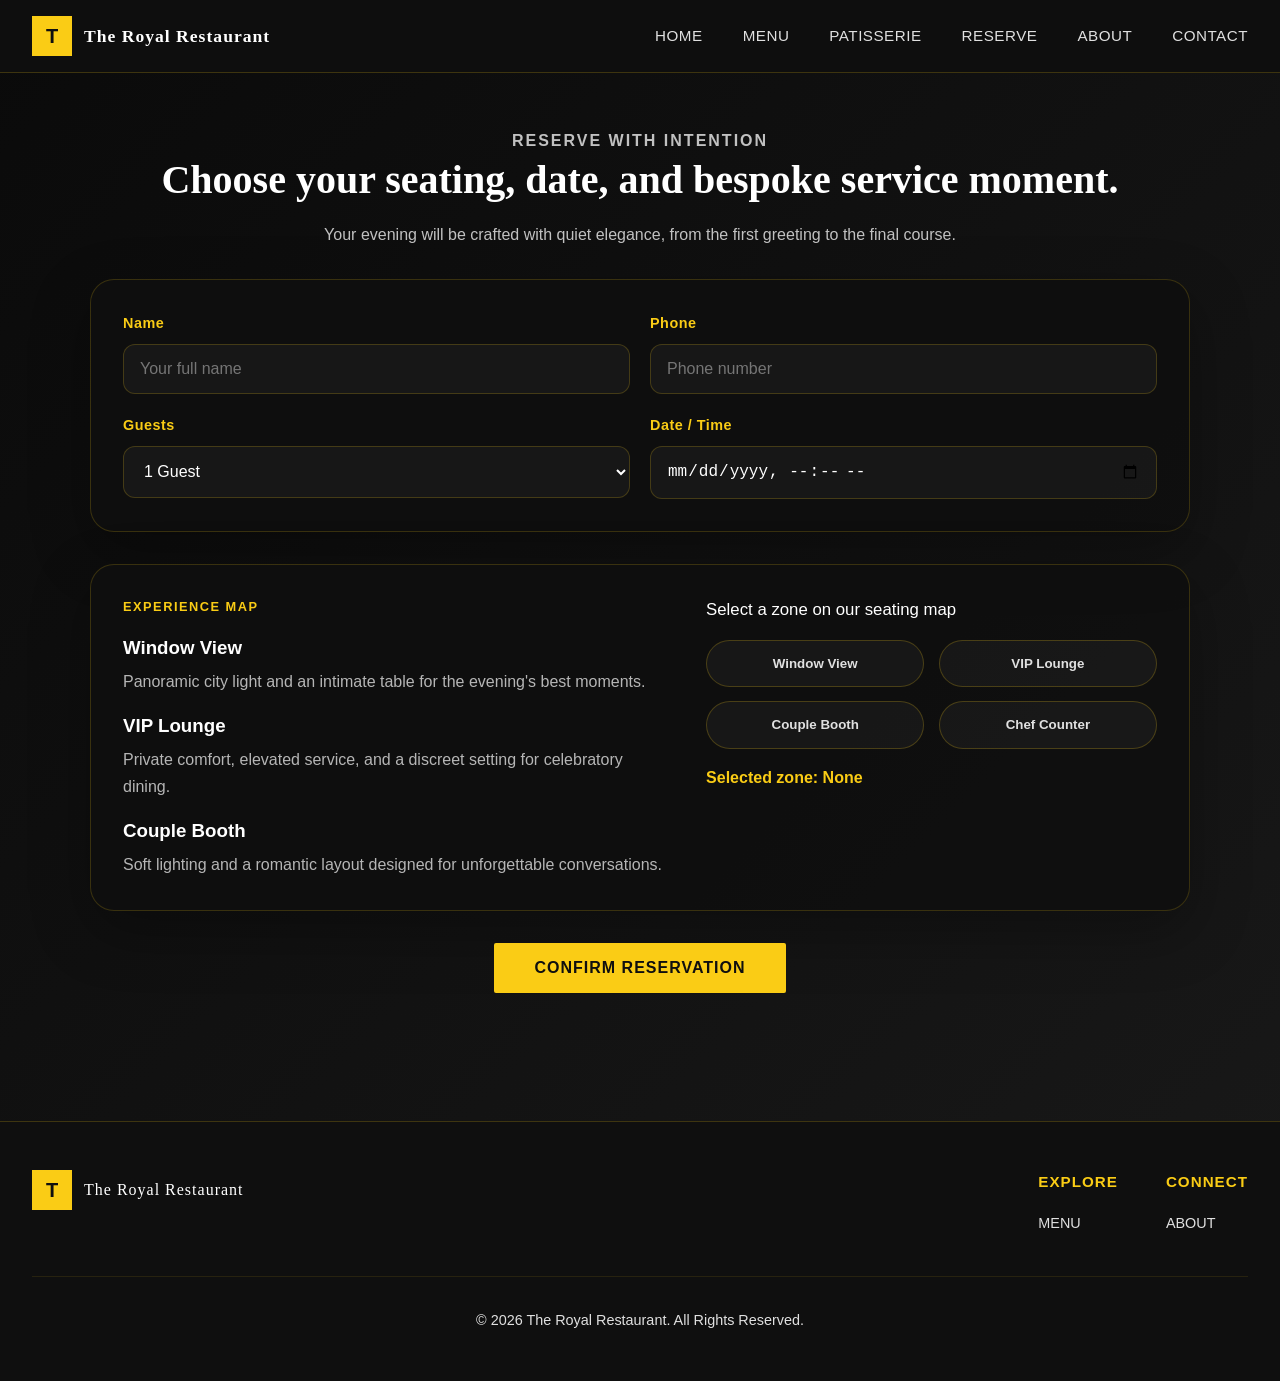
<file: reserve.html>
<!DOCTYPE html>
<html lang="en">
<head>
    <meta charset="UTF-8">
    <meta name="viewport" content="width=device-width, initial-scale=1.0">
    <title>The Royal Restaurant - Reserve</title>
    <link rel="stylesheet" href="royal/css/style.css?v=3.5">
    <link rel="stylesheet" href="https://cdnjs.cloudflare.com/ajax/libs/font-awesome/6.4.0/css/all.min.css">
</head>
<body>
    <nav class="navbar">
        <div class="navbar-container">
            <div class="navbar-logo">
                <div class="logo-box">T</div>
                <span class="restaurant-name">The Royal Restaurant</span>
            </div>

            <div class="hamburger" id="hamburger">
                <span></span>
                <span></span>
                <span></span>
            </div>

            <ul class="nav-menu" id="nav-menu">
                <li><a href="index.html" class="nav-link">HOME</a></li>
                <li><a href="menu.html" class="nav-link">MENU</a></li>
                <li><a href="patisserie.html" class="nav-link">PATISSERIE</a></li>
                <li><a href="reserve.html" class="nav-link">RESERVE</a></li>
                <li><a href="about.html" class="nav-link">ABOUT</a></li>
                <li><a href="contact.html" class="nav-link">CONTACT</a></li>
            </ul>
        </div>
    </nav>

    <main class="reserve-page">
        <section class="reserve-hero">
            <p class="reserve-eyebrow">RESERVE WITH INTENTION</p>
            <h1>Choose your seating, date, and bespoke service moment.</h1>
            <p>Your evening will be crafted with quiet elegance, from the first greeting to the final course.</p>
        </section>

        <section class="reservation-card">
            <form class="reservation-form" id="reservation-form">
                <div class="form-grid">
                    <label class="form-field">
                        <span>Name</span>
                        <input type="text" id="reserve-name" name="name" placeholder="Your full name" required>
                    </label>
                    <label class="form-field">
                        <span>Phone</span>
                        <input type="tel" id="reserve-phone" name="phone" placeholder="Phone number" required>
                    </label>
                    <label class="form-field">
                        <span>Guests</span>
                        <select id="reserve-guests" name="guests">
                            <option value="1 Guest">1 Guest</option>
                            <option value="2 Guests">2 Guests</option>
                            <option value="3 Guests">3 Guests</option>
                            <option value="4+ Guests">4+ Guests</option>
                        </select>
                    </label>
                    <label class="form-field">
                        <span>Date / Time</span>
                        <input type="datetime-local" id="reserve-datetime" name="datetime">
                    </label>
                </div>
            </form>
        </section>

        <section class="experience-map-section">
            <div class="experience-copy">
                <p class="section-label">EXPERIENCE MAP</p>
                <div class="experience-list">
                    <div>
                        <h3>Window View</h3>
                        <p>Panoramic city light and an intimate table for the evening's best moments.</p>
                    </div>
                    <div>
                        <h3>VIP Lounge</h3>
                        <p>Private comfort, elevated service, and a discreet setting for celebratory dining.</p>
                    </div>
                    <div>
                        <h3>Couple Booth</h3>
                        <p>Soft lighting and a romantic layout designed for unforgettable conversations.</p>
                    </div>
                </div>
            </div>

            <div class="experience-selector">
                <p class="selector-title">Select a zone on our seating map</p>
                <div class="zone-buttons" id="zone-buttons">
                    <button type="button" class="zone-btn" data-zone="Window View">Window View</button>
                    <button type="button" class="zone-btn" data-zone="VIP Lounge">VIP Lounge</button>
                    <button type="button" class="zone-btn" data-zone="Couple Booth">Couple Booth</button>
                    <button type="button" class="zone-btn" data-zone="Chef Counter">Chef Counter</button>
                </div>
                <p class="selected-zone" id="selected-zone">Selected zone: None</p>
            </div>
        </section>

        <div class="reservation-actions">
            <button class="btn btn-primary" id="confirm-reservation-btn" type="button">CONFIRM RESERVATION</button>
        </div>
    </main>

    <footer class="footer">
        <div class="footer-container">
            <div class="footer-left">
                <div class="footer-logo">
                    <div class="footer-logo-box">T</div>
                    <span class="footer-restaurant-name">The Royal Restaurant</span>
                </div>
            </div>
            <div class="footer-right">
                <div class="footer-section">
                    <h4>EXPLORE</h4>
                    <ul>
                        <li><a href="menu.html">MENU</a></li>
                    </ul>
                </div>
                <div class="footer-section">
                    <h4>CONNECT</h4>
                    <ul>
                        <li><a href="about.html">ABOUT</a></li>
                    </ul>
                </div>
            </div>
        </div>
        <div class="footer-bottom">
            <p>&copy; 2026 The Royal Restaurant. All Rights Reserved.</p>
        </div>
    </footer>

    <script src="royal/js/main.js?v=3.5"></script>
</body>
</html>
</file>
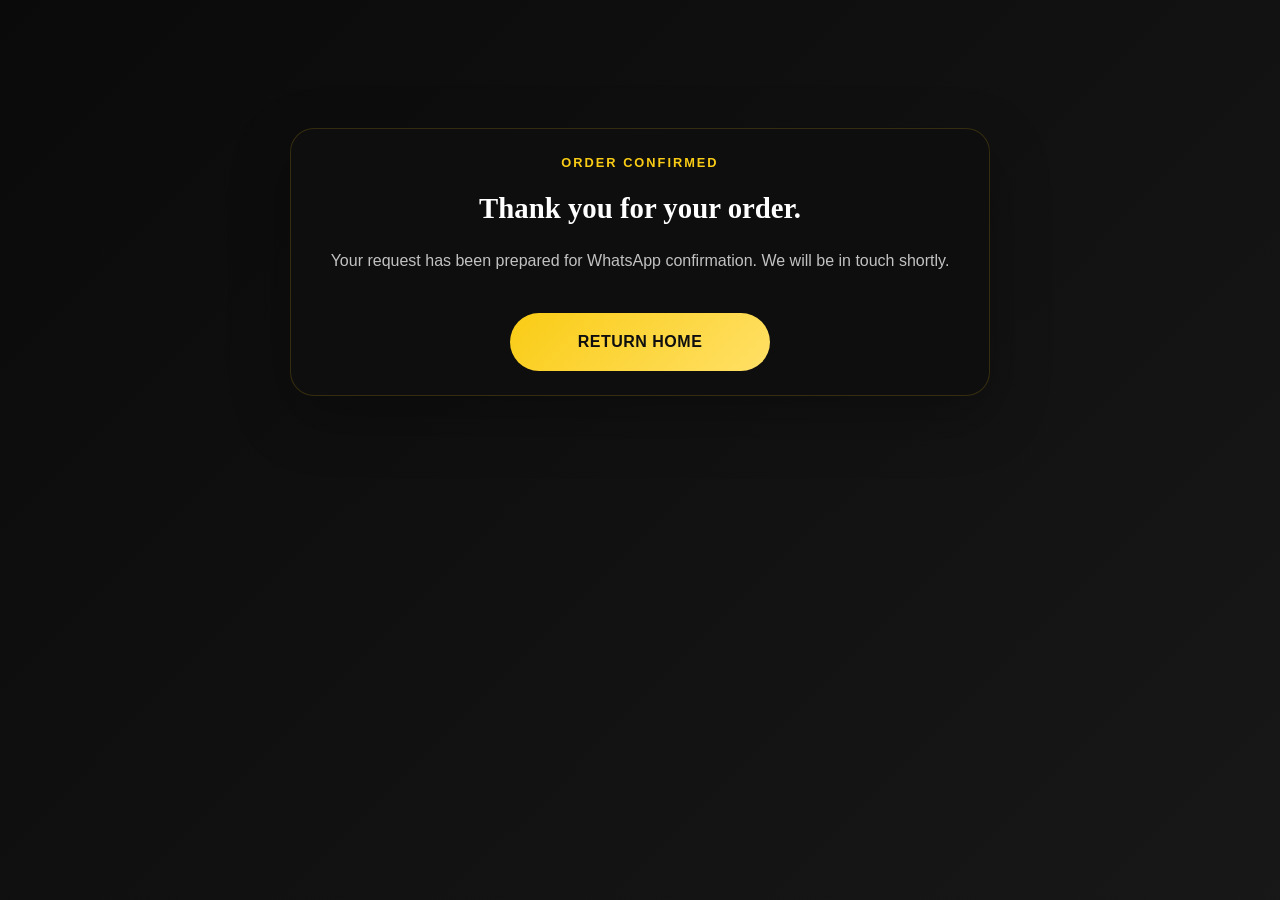
<file: success.html>
<!DOCTYPE html>
<html lang="en">
<head>
    <meta charset="UTF-8">
    <meta name="viewport" content="width=device-width, initial-scale=1.0">
    <title>The Royal Restaurant - Order Confirmed</title>
    <link rel="stylesheet" href="royal/css/style.css?v=3.5">
</head>
<body>
    <main class="checkout-page">
        <section class="checkout-container" style="grid-template-columns: 1fr; max-width: 700px;">
            <div class="checkout-form-card" style="text-align: center;">
                <p class="checkout-eyebrow">ORDER CONFIRMED</p>
                <h1>Thank you for your order.</h1>
                <p style="color: rgba(224, 224, 224, 0.86); margin: 1rem 0 1.5rem;">Your request has been prepared for WhatsApp confirmation. We will be in touch shortly.</p>
                <a href="index.html" class="checkout-btn" style="display: inline-block; text-decoration: none; max-width: 260px;">RETURN HOME</a>
            </div>
        </section>
    </main>
    <script src="royal/js/main.js?v=3.5"></script>
</body>
</html>
</file>
<file: royal/css/style.css>
/* ========================================
   THE ROYAL RESTAURANT - STYLESHEET
   Dark Luxury Theme with Gold Accents
   ======================================== */

/* ========================================
   1. GLOBAL STYLES & VARIABLES
   ======================================== */

* {
    margin: 0;
    padding: 0;
    box-sizing: border-box;
}

:root {
    /* Color Variables */
    --gold: #facc15;
    --dark-bg: #0f0f0f;
    --dark-secondary: #1a1a1a;
    --dark-tertiary: #2a2a2a;
    --text-light: #e0e0e0;
    --text-white: #ffffff;
    --accent: #facc15;
    
    /* Font Variables */
    --font-main: 'Segoe UI', Tahoma, Geneva, Verdana, sans-serif;
    --font-luxury: 'Georgia', serif;
    
    /* Transitions */
    --transition: all 0.3s ease-in-out;
}

html {
    scroll-behavior: smooth;
}

body {
    font-family: var(--font-main);
    background-color: var(--dark-bg);
    color: var(--text-light);
    line-height: 1.6;
    overflow-x: hidden;
}

/* ========================================
   2. NAVIGATION BAR
   ======================================== */

.navbar {
    position: fixed;
    top: 0;
    width: 100%;
    background-color: rgba(15, 15, 15, 0.95);
    backdrop-filter: blur(10px);
    z-index: 1000;
    border-bottom: 1px solid rgba(250, 204, 21, 0.2);
    padding: 1rem 0;
    transition: var(--transition);
}

.navbar-container {
    display: flex;
    justify-content: space-between;
    align-items: center;
    max-width: 1400px;
    margin: 0 auto;
    padding: 0 2rem;
}

/* Logo Section */
.navbar-logo {
    display: flex;
    align-items: center;
    gap: 0.75rem;
    font-size: 1.5rem;
    font-weight: bold;
    cursor: pointer;
}

.logo-box {
    width: 40px;
    height: 40px;
    background-color: var(--gold);
    color: var(--dark-bg);
    display: flex;
    align-items: center;
    justify-content: center;
    font-weight: bold;
    font-size: 1.25rem;
    border: 2px solid var(--gold);
}

.restaurant-name {
    color: var(--text-white);
    font-family: var(--font-luxury);
    font-size: 1.1rem;
    letter-spacing: 1px;
}

/* Navigation Menu */
.nav-menu {
    display: flex;
    list-style: none;
    gap: 2.5rem;
    align-items: center;
}

.nav-link {
    color: var(--text-light);
    text-decoration: none;
    font-size: 0.95rem;
    font-weight: 500;
    letter-spacing: 0.5px;
    transition: var(--transition);
    position: relative;
}

.nav-link:hover {
    color: var(--gold);
}

.nav-link::after {
    content: '';
    position: absolute;
    bottom: -5px;
    left: 0;
    width: 0;
    height: 2px;
    background-color: var(--gold);
    transition: width 0.3s ease-in-out;
}

.nav-link:hover::after {
    width: 100%;
}

/* Hamburger Menu (Mobile Only) */
.hamburger {
    display: none;
    flex-direction: column;
    cursor: pointer;
    gap: 6px;
}

.hamburger span {
    width: 25px;
    height: 3px;
    background-color: var(--gold);
    transition: var(--transition);
    border-radius: 2px;
}

.hamburger.active span:nth-child(1) {
    transform: rotate(45deg) translate(10px, 10px);
}

.hamburger.active span:nth-child(2) {
    opacity: 0;
}

.hamburger.active span:nth-child(3) {
    transform: rotate(-45deg) translate(8px, -8px);
}

/* ========================================
   3. HERO SECTION
   ======================================== */

.hero {
    position: relative;
    height: 100vh;
    display: flex;
    align-items: center;
    justify-content: center;
    background-image: linear-gradient(rgba(0,0,0,0.25), rgba(0,0,0,0.25)), url('../pictures/l-k.jpg');
    background-size: cover;
    background-position: center;
    background-attachment: fixed;
    margin-top: 60px;
    overflow: hidden;
}

.hero-overlay {
    position: absolute;
    top: 0;
    left: 0;
    width: 100%;
    height: 100%;
    background: linear-gradient(135deg, rgba(15, 15, 15, 0.7) 0%, rgba(15, 15, 15, 0.5) 100%);
    z-index: 1;
}

.hero-content {
    position: relative;
    z-index: 2;
    text-align: center;
    color: var(--text-white);
    animation: fadeInUp 1s ease-in-out;
}

@keyframes fadeInUp {
    from {
        opacity: 0;
        transform: translateY(30px);
    }
    to {
        opacity: 1;
        transform: translateY(0);
    }
}

.hero-subtitle {
    font-size: 0.95rem;
    letter-spacing: 2px;
    margin-bottom: 1rem;
    color: var(--gold);
    text-transform: uppercase;
    font-weight: 600;
}

.hero-welcome {
    font-size: 1.25rem;
    margin-bottom: 0.5rem;
    color: var(--text-light);
}

.hero-title {
    font-size: 4rem;
    font-family: var(--font-luxury);
    margin-bottom: 2rem;
    color: var(--gold);
    font-weight: 700;
    letter-spacing: 2px;
    min-height: 4.5rem;
}

/* Typewriter Animation */
.hero-title::after {
    content: '|';
    animation: blink 0.7s infinite;
    margin-left: 5px;
}

@keyframes blink {
    0%, 49% {
        opacity: 1;
    }
    50%, 100% {
        opacity: 0;
    }
}

/* Action Buttons */
.hero-buttons {
    display: flex;
    justify-content: center;
    gap: 2rem;
    flex-wrap: wrap;
    margin-top: 3rem;
}

.btn {
    padding: 1rem 2.5rem;
    font-size: 1rem;
    font-weight: 600;
    letter-spacing: 1px;
    border: none;
    cursor: pointer;
    transition: var(--transition);
    text-transform: uppercase;
    border-radius: 2px;
}

.btn-primary {
    background-color: var(--gold);
    color: var(--dark-bg);
}

.btn-primary:hover {
    background-color: #f3c900;
    transform: translateY(-3px);
    box-shadow: 0 10px 30px rgba(250, 204, 21, 0.3);
}

.btn-outline {
    background-color: transparent;
    color: var(--gold);
    border: 2px solid var(--gold);
}

.btn-outline:hover {
    background-color: var(--gold);
    color: var(--dark-bg);
    transform: translateY(-3px);
}

/* ========================================
   4. FEATURED SECTION
   ======================================== */

.featured {
    background-color: var(--dark-secondary);
    padding: 5rem 2rem;
    min-height: 100vh;
    display: flex;
    align-items: center;
    justify-content: center;
}

.featured-container {
    display: grid;
    grid-template-columns: 1fr 1fr;
    gap: 3rem;
    max-width: 1200px;
    width: 100%;
}

.featured-card {
    background-color: var(--dark-tertiary);
    border: 1px solid rgba(250, 204, 21, 0.1);
    border-radius: 8px;
    overflow: hidden;
    transition: var(--transition);
    display: flex;
    flex-direction: column;
}

.featured-card:hover {
    border-color: rgba(250, 204, 21, 0.3);
    box-shadow: 0 10px 40px rgba(250, 204, 21, 0.1);
    transform: translateY(-5px);
}

.card-tag {
    background: linear-gradient(135deg, rgba(250, 204, 21, 0.1) 0%, rgba(250, 204, 21, 0.05) 100%);
    color: var(--gold);
    padding: 0.5rem 1rem;
    font-size: 0.75rem;
    font-weight: 700;
    letter-spacing: 1px;
    text-transform: uppercase;
    border-bottom: 1px solid rgba(250, 204, 21, 0.2);
}

.card-title {
    font-family: var(--font-luxury);
    padding: 1.5rem 1.5rem 0;
    font-size: 1.75rem;
    color: var(--text-white);
    margin-bottom: 1.5rem;
}

/* Image Slider */
.image-slider {
    position: relative;
    width: 100%;
    padding-bottom: 75%;
    height: 0;
    overflow: hidden;
    background-color: var(--dark-bg);
}

.slider-image {
    position: absolute;
    top: 0;
    left: 0;
    width: 100%;
    height: 100%;
    background-size: cover;
    background-position: center;
    opacity: 0;
    transition: opacity 0.8s ease-in-out;
}

.slider-image.active {
    opacity: 1;
}

/* Slider Dots/Indicators */
.slider-dots {
    display: flex;
    justify-content: center;
    gap: 0.5rem;
    padding: 1.5rem;
    background-color: var(--dark-tertiary);
}

.dot {
    width: 10px;
    height: 10px;
    border-radius: 50%;
    background-color: rgba(250, 204, 21, 0.3);
    cursor: pointer;
    transition: var(--transition);
}

.dot.active {
    background-color: var(--gold);
    width: 30px;
    border-radius: 5px;
}

/* ========================================
   5. FOOD GRID & CARD STYLING
   ======================================== */

.food-page {
    background-color: var(--dark-bg);
    padding: 5rem 2rem;
}

.food-page .section-heading {
    display: flex;
    justify-content: space-between;
    align-items: flex-start;
    gap: 2rem;
    max-width: 1200px;
    margin: 0 auto 2.5rem;
    flex-wrap: wrap;
}

.food-page .section-label {
    color: var(--gold);
    font-size: 0.85rem;
    letter-spacing: 1.5px;
    text-transform: uppercase;
    font-weight: 700;
    margin-bottom: 0.75rem;
}

.food-page h2 {
    font-family: var(--font-luxury);
    color: var(--text-white);
    font-size: 2.7rem;
    margin-bottom: 0.75rem;
}

.food-page .section-description {
    color: var(--text-light);
    max-width: 620px;
    line-height: 1.8;
    font-size: 1rem;
}

.filter-bar {
    display: flex;
    flex-wrap: wrap;
    gap: 0.75rem;
    justify-content: flex-end;
    align-items: center;
}

.filter-btn {
    border: 1px solid rgba(250, 204, 21, 0.35);
    background-color: transparent;
    color: var(--text-light);
    padding: 0.85rem 1.25rem;
    border-radius: 30px;
    font-size: 0.85rem;
    font-weight: 700;
    letter-spacing: 0.8px;
    cursor: pointer;
    transition: var(--transition);
}

.filter-btn:hover,
.filter-btn.active {
    background-color: rgba(250, 204, 21, 0.15);
    color: var(--gold);
    border-color: var(--gold);
}

.food-grid {
    display: grid;
    grid-template-columns: repeat(3, minmax(0, 1fr));
    gap: 1.75rem;
    max-width: 1200px;
    margin: 0 auto;
}

.food-card {
    background-color: #0b1329;
    border: 1px solid rgba(250, 204, 21, 0.12);
    border-radius: 16px;
    overflow: hidden;
    display: flex;
    flex-direction: column;
    min-height: 100%;
    box-shadow: 0 18px 55px rgba(0, 0, 0, 0.28);
    transition: transform 0.35s ease, box-shadow 0.35s ease;
}

.food-card:hover {
    transform: translateY(-8px);
    box-shadow: 0 26px 70px rgba(0, 0, 0, 0.36);
}

.food-card-image {
    width: 100%;
    min-height: 240px;
    background-size: cover;
    background-position: center;
    transition: transform 0.5s ease;
}

.food-card:hover .food-card-image {
    transform: scale(1.05);
}

.food-card-content {
    display: flex;
    flex-direction: column;
    gap: 1rem;
    padding: 1.75rem;
    flex: 1;
}

.food-card-title-row {
    display: flex;
    justify-content: space-between;
    align-items: flex-start;
    gap: 1rem;
}

.food-card-title {
    font-family: var(--font-luxury);
    color: var(--text-white);
    font-size: 1.15rem;
    line-height: 1.3;
    flex: 1;
}

.food-card-price {
    color: var(--gold);
    font-weight: 700;
    white-space: nowrap;
    font-size: 1rem;
}

.food-card-description {
    color: rgba(224, 224, 224, 0.85);
    font-size: 0.95rem;
    line-height: 1.75;
}

.food-tags {
    display: flex;
    flex-wrap: wrap;
    gap: 0.5rem;
}

.food-tag {
    padding: 0.45rem 0.75rem;
    border-radius: 999px;
    background-color: rgba(250, 204, 21, 0.12);
    color: var(--gold);
    font-size: 0.75rem;
    font-weight: 700;
    letter-spacing: 0.5px;
    text-transform: uppercase;
}

.card-actions {
    margin-top: auto;
}

.btn-add {
    width: 100%;
    padding: 0.95rem 1.25rem;
    font-size: 0.95rem;
    border-radius: 12px;
    border: none;
    background-color: var(--gold);
    color: var(--dark-bg);
    font-weight: 800;
    cursor: pointer;
    transition: transform 0.3s ease, filter 0.3s ease;
}

.btn-add:hover {
    transform: translateY(-2px);
    filter: brightness(1.05);
}

/* ========================================
   5. SHOPPING CART (FIXED TROLLEY)
   ======================================== */

.shopping-cart {
    position: fixed;
    bottom: 2rem;
    right: 2rem;
    width: 60px;
    height: 60px;
    background-color: var(--gold);
    color: var(--dark-bg);
    border-radius: 50%;
    display: flex;
    align-items: center;
    justify-content: center;
    font-size: 1.5rem;
    cursor: pointer;
    transition: var(--transition);
    z-index: 999;
    box-shadow: 0 10px 40px rgba(250, 204, 21, 0.3);
}

.shopping-cart:hover {
    transform: scale(1.1);
    box-shadow: 0 15px 50px rgba(250, 204, 21, 0.5);
}

.cart-badge {
    position: absolute;
    top: -8px;
    right: -8px;
    background-color: var(--dark-bg);
    color: var(--gold);
    width: 26px;
    height: 26px;
    border-radius: 50%;
    display: flex;
    align-items: center;
    justify-content: center;
    font-size: 0.8rem;
    font-weight: bold;
    border: 2px solid var(--gold);
    transition: transform 0.2s ease, opacity 0.2s ease;
}

.cart-badge.update {
    transform: scale(1.1);
}

.cart-drawer-overlay {
    position: fixed;
    inset: 0;
    background: rgba(0, 0, 0, 0.75);
    opacity: 0;
    visibility: hidden;
    transition: opacity 0.3s ease, visibility 0.3s ease;
    z-index: 1100;
    display: flex;
    justify-content: flex-end;
}

.cart-drawer-overlay.open {
    opacity: 1;
    visibility: visible;
}

.cart-drawer {
    width: 420px;
    max-width: 100%;
    height: 100%;
    background: linear-gradient(180deg, #0b1329 0%, #131a39 100%);
    box-shadow: -20px 0 80px rgba(0, 0, 0, 0.45);
    transform: translateX(100%);
    transition: transform 0.35s ease;
    display: flex;
    flex-direction: column;
    padding: 2rem;
}

.cart-drawer.open {
    transform: translateX(0);
}

.cart-drawer-header {
    display: flex;
    justify-content: space-between;
    align-items: flex-start;
    gap: 1rem;
    margin-bottom: 1.5rem;
}

.drawer-title {
    font-size: 1.5rem;
    color: var(--text-white);
    letter-spacing: 1px;
    margin-bottom: 0.25rem;
}

.drawer-subtitle {
    color: rgba(224, 224, 224, 0.7);
    font-size: 0.9rem;
    line-height: 1.5;
}

.drawer-close {
    border: none;
    background: transparent;
    color: var(--text-light);
    font-size: 1.75rem;
    cursor: pointer;
    line-height: 1;
}

.cart-drawer-body {
    flex: 1;
    overflow-y: auto;
    padding-right: 0.5rem;
}

.cart-items {
    display: flex;
    flex-direction: column;
    gap: 1rem;
}

.cart-empty {
    color: rgba(224, 224, 224, 0.75);
    text-align: center;
    margin-top: 3rem;
    line-height: 1.8;
}

.cart-item {
    display: flex;
    gap: 1rem;
    align-items: flex-start;
    padding-bottom: 1.25rem;
    border-bottom: 1px solid rgba(250, 204, 21, 0.12);
}

.cart-item-image {
    width: 90px;
    min-width: 90px;
    height: 90px;
    border-radius: 18px;
    background-size: cover;
    background-position: center;
}

.cart-item-details {
    display: flex;
    flex-direction: column;
    gap: 0.6rem;
    flex: 1;
}

.cart-item-title-row {
    display: flex;
    justify-content: space-between;
    align-items: flex-start;
    gap: 1rem;
}

.cart-item-name {
    color: var(--text-white);
    font-weight: 700;
    font-size: 1rem;
}

.cart-item-summary {
    color: rgba(224, 224, 224, 0.75);
    font-size: 0.95rem;
    display: block;
    margin-top: 0.5rem;
}

.cart-item-controls {
    display: flex;
    justify-content: space-between;
    align-items: center;
    gap: 1rem;
    flex-wrap: wrap;
}

.qty-controls {
    display: flex;
    align-items: center;
    gap: 0.4rem;
    background-color: rgba(255, 255, 255, 0.08);
    border: 1px solid rgba(255, 255, 255, 0.12);
    border-radius: 999px;
    padding: 0.15rem 0.25rem;
}

.qty-btn {
    border: none;
    background: transparent;
    color: var(--text-white);
    padding: 0.55rem 0.85rem;
    cursor: pointer;
    font-size: 1rem;
}

.qty-value {
    min-width: 32px;
    text-align: center;
    color: var(--text-white);
    font-weight: 700;
}

.cart-item-total {
    color: rgba(224, 224, 224, 0.85);
    font-size: 0.95rem;
    font-weight: 700;
}

.remove-item {
    border: none;
    background: transparent;
    color: rgba(255, 255, 255, 0.55);
    cursor: pointer;
    font-size: 1rem;
}

.cart-drawer-footer {
    margin-top: 2rem;
}

.cart-divider {
    height: 1px;
    background-color: rgba(255, 255, 255, 0.08);
    margin-bottom: 1.5rem;
}

.receipt-row {
    display: flex;
    justify-content: space-between;
    align-items: center;
    padding: 0.65rem 0;
    color: rgba(224, 224, 224, 0.9);
    font-size: 1rem;
}

.total-row {
    color: var(--gold);
    font-weight: 700;
    font-size: 1.1rem;
}

.order-now-btn {
    width: 100%;
    padding: 1rem 1.2rem;
    border-radius: 999px;
    border: none;
    background: linear-gradient(135deg, #ffffff, #f8e24e);
    color: #0b1329;
    font-weight: 800;
    text-transform: uppercase;
    letter-spacing: 1.2px;
    box-shadow: 0 14px 30px rgba(250, 204, 21, 0.3);
    cursor: pointer;
    transition: transform 0.25s ease, box-shadow 0.25s ease;
}

.order-now-btn:hover {
    transform: translateY(-2px);
    box-shadow: 0 18px 40px rgba(250, 204, 21, 0.35);
}

@media (max-width: 768px) {
    .cart-drawer {
        width: 100%;
        padding: 1.5rem;
    }

    .cart-item {
        flex-direction: column;
    }

    .cart-item-image {
        width: 100%;
        height: 180px;
    }

    .cart-item-title-row {
        flex-direction: column;
        align-items: flex-start;
    }

    .food-grid {
        grid-template-columns: 1fr;
    }

    .section-heading {
        flex-direction: column;
        align-items: flex-start;
    }
}

/* ========================================
   6. FOOTER
   ======================================== */

.footer {
    background-color: var(--dark-bg);
    border-top: 1px solid rgba(250, 204, 21, 0.2);
    padding: 3rem 2rem;
}

.footer-container {
    max-width: 1400px;
    margin: 0 auto;
    display: flex;
    justify-content: space-between;
    align-items: flex-start;
    margin-bottom: 2rem;
    gap: 2rem;
}

.footer-left {
    flex: 1;
}

.footer-logo {
    display: flex;
    align-items: center;
    gap: 0.75rem;
    margin-bottom: 1rem;
}

.footer-logo-box {
    width: 40px;
    height: 40px;
    background-color: var(--gold);
    color: var(--dark-bg);
    display: flex;
    align-items: center;
    justify-content: center;
    font-weight: bold;
    font-size: 1.25rem;
    border: 2px solid var(--gold);
}

.footer-restaurant-name {
    color: var(--text-white);
    font-family: var(--font-luxury);
    font-size: 1rem;
    letter-spacing: 1px;
}

.footer-right {
    display: flex;
    gap: 3rem;
    flex: 1;
    justify-content: flex-end;
}

.footer-section h4 {
    color: var(--gold);
    font-size: 0.95rem;
    margin-bottom: 1rem;
    letter-spacing: 1px;
    text-transform: uppercase;
    font-weight: 700;
}

.footer-section ul {
    list-style: none;
}

.footer-section ul li {
    margin-bottom: 0.5rem;
}

.footer-section a {
    color: var(--text-light);
    text-decoration: none;
    font-size: 0.9rem;
    transition: var(--transition);
}

.footer-section a:hover {
    color: var(--gold);
}

.footer-bottom {
    text-align: center;
    border-top: 1px solid rgba(250, 204, 21, 0.1);
    padding-top: 2rem;
    color: var(--text-light);
    font-size: 0.9rem;
}

/* ========================================
   7. RESERVATION PAGE
   ======================================== */

.reserve-page {
    padding: 8rem 2rem 4rem;
    background: linear-gradient(135deg, rgba(10, 10, 10, 0.98), rgba(24, 24, 24, 0.95));
    min-height: 100vh;
}

.reserve-hero {
    max-width: 1000px;
    margin: 0 auto 2rem;
    text-align: center;
}

.reserve-eyebrow {
    color: var(--gold);
    letter-spacing: 2px;
    text-transform: uppercase;
    font-size: 0.8rem;
    font-weight: 700;
    margin-bottom: 1rem;
}

.reserve-hero h1 {
    font-family: var(--font-luxury);
    color: var(--text-white);
    font-size: 2.5rem;
    margin-bottom: 1rem;
    line-height: 1.3;
}

.reserve-hero p {
    color: rgba(224, 224, 224, 0.85);
    max-width: 700px;
    margin: 0 auto;
    font-size: 1rem;
}

.reservation-card,
.experience-map-section {
    max-width: 1100px;
    margin: 0 auto 2rem;
    background: rgba(15, 15, 15, 0.9);
    border: 1px solid rgba(250, 204, 21, 0.18);
    border-radius: 24px;
    padding: 2rem;
    box-shadow: 0 20px 60px rgba(0, 0, 0, 0.3);
}

.reservation-form .form-grid {
    display: grid;
    grid-template-columns: repeat(2, minmax(0, 1fr));
    gap: 1.25rem;
}

.form-field {
    display: flex;
    flex-direction: column;
    gap: 0.55rem;
    color: var(--text-light);
}

.form-field span {
    font-size: 0.9rem;
    color: var(--gold);
    font-weight: 600;
    letter-spacing: 0.5px;
}

.form-field input,
.form-field select {
    width: 100%;
    padding: 0.95rem 1rem;
    border-radius: 12px;
    border: 1px solid rgba(250, 204, 21, 0.2);
    background-color: rgba(255, 255, 255, 0.04);
    color: var(--text-white);
    font-size: 1rem;
}

.form-field input:focus,
.form-field select:focus {
    outline: none;
    border-color: var(--gold);
    box-shadow: 0 0 0 2px rgba(250, 204, 21, 0.16);
}

.experience-map-section {
    display: grid;
    grid-template-columns: 1.1fr 0.9fr;
    gap: 2rem;
    align-items: start;
}

.section-label {
    color: var(--gold);
    text-transform: uppercase;
    letter-spacing: 1.5px;
    font-size: 0.8rem;
    font-weight: 700;
    margin-bottom: 1rem;
}

.experience-list {
    display: flex;
    flex-direction: column;
    gap: 1rem;
}

.experience-list h3 {
    color: var(--text-white);
    margin-bottom: 0.3rem;
}

.experience-list p {
    color: rgba(224, 224, 224, 0.8);
    line-height: 1.7;
}

.selector-title {
    color: var(--text-white);
    font-size: 1.05rem;
    margin-bottom: 1rem;
}

.zone-buttons {
    display: grid;
    grid-template-columns: repeat(2, minmax(0, 1fr));
    gap: 0.9rem;
}

.zone-btn {
    padding: 0.95rem 1rem;
    border-radius: 999px;
    border: 1px solid rgba(250, 204, 21, 0.22);
    background: rgba(255, 255, 255, 0.04);
    color: var(--text-light);
    cursor: pointer;
    transition: var(--transition);
    font-weight: 600;
}

.zone-btn:hover,
.zone-btn.active {
    background: rgba(250, 204, 21, 0.16);
    border-color: var(--gold);
    color: var(--gold);
    transform: translateY(-2px);
}

.selected-zone {
    margin-top: 1rem;
    color: var(--gold);
    font-weight: 600;
}

.reservation-actions {
    text-align: center;
    max-width: 1100px;
    margin: 0 auto 4rem;
}

/* ========================================
   8. CONTACT PAGE
   ======================================== */

.contact-page {
    padding: 8rem 2rem 4rem;
    background: linear-gradient(135deg, rgba(10, 10, 10, 0.98), rgba(24, 24, 24, 0.95));
    min-height: 100vh;
}

.contact-hero {
    max-width: 1100px;
    margin: 0 auto 2rem;
    text-align: center;
}

.contact-eyebrow {
    color: var(--gold);
    text-transform: uppercase;
    letter-spacing: 2px;
    font-size: 0.8rem;
    font-weight: 700;
    margin-bottom: 1rem;
}

.contact-hero h1 {
    font-family: var(--font-luxury);
    color: var(--text-white);
    font-size: 2.4rem;
    line-height: 1.3;
    margin-bottom: 1rem;
}

.contact-hero p {
    color: rgba(224, 224, 224, 0.82);
    max-width: 720px;
    margin: 0 auto;
    font-size: 1rem;
}

.contact-grid {
    max-width: 1200px;
    margin: 0 auto;
    display: grid;
    grid-template-columns: 1.05fr 0.95fr;
    gap: 1.5rem;
}

.contact-left,
.contact-right {
    display: flex;
    flex-direction: column;
    gap: 1.25rem;
}

.info-panel,
.map-card {
    background: rgba(15, 15, 15, 0.92);
    border: 1px solid rgba(250, 204, 21, 0.18);
    border-radius: 20px;
    padding: 1.5rem;
    box-shadow: 0 18px 45px rgba(0, 0, 0, 0.28);
}

.info-panel h3,
.map-card h3 {
    color: var(--text-white);
    font-family: var(--font-luxury);
    margin-bottom: 1rem;
    font-size: 1.3rem;
}

.info-panel ul {
    list-style: none;
    display: flex;
    flex-direction: column;
    gap: 0.8rem;
}

.info-panel li {
    color: rgba(224, 224, 224, 0.86);
    line-height: 1.7;
}

.info-panel li span {
    color: var(--gold);
    font-weight: 700;
    display: block;
}

.contact-details-list {
    display: flex;
    flex-direction: column;
    gap: 0.85rem;
}

.contact-detail-card {
    display: flex;
    align-items: center;
    gap: 0.9rem;
    padding: 0.95rem 1rem;
    border-radius: 14px;
    background: rgba(255, 255, 255, 0.04);
    color: var(--text-light);
    text-decoration: none;
    border: 1px solid rgba(250, 204, 21, 0.12);
    transition: var(--transition);
}

.contact-detail-card:hover {
    border-color: var(--gold);
    transform: translateY(-2px);
    color: var(--gold);
}

.contact-detail-card i {
    color: var(--gold);
    font-size: 1rem;
    width: 20px;
    text-align: center;
}

.contact-detail-card strong {
    display: block;
    color: var(--text-white);
    margin-bottom: 0.15rem;
}

.contact-detail-card span {
    display: block;
    font-size: 0.95rem;
    color: rgba(224, 224, 224, 0.82);
}

.map-card iframe {
    width: 100%;
    min-height: 360px;
    border: 0;
    border-radius: 16px;
}

/* ========================================
   9. ABOUT PAGE
   ======================================== */

.about-page {
    padding: 8rem 2rem 4rem;
    background: linear-gradient(135deg, rgba(10, 10, 10, 0.98), rgba(24, 24, 24, 0.95));
    min-height: 100vh;
}

.about-container {
    max-width: 1200px;
    margin: 0 auto;
    display: grid;
    grid-template-columns: 1.05fr 0.95fr;
    gap: 2rem;
    align-items: center;
}

.about-content {
    padding: 1rem 0;
}

.about-eyebrow {
    color: var(--gold);
    text-transform: uppercase;
    letter-spacing: 2px;
    font-size: 0.8rem;
    font-weight: 700;
    margin-bottom: 1rem;
}

.about-content h1 {
    font-family: var(--font-luxury);
    color: var(--text-white);
    font-size: 2.4rem;
    line-height: 1.3;
    margin-bottom: 1rem;
}

.about-content p {
    color: rgba(224, 224, 224, 0.86);
    font-size: 1rem;
    line-height: 1.8;
    margin-bottom: 1rem;
}

.about-button {
    display: inline-flex;
    margin-top: 1rem;
    padding: 0.95rem 1.6rem;
    border-radius: 999px;
}

.about-visual {
    display: flex;
    justify-content: center;
}

.about-image-card {
    width: 100%;
    overflow: hidden;
    border-radius: 24px;
    border: 1px solid rgba(250, 204, 21, 0.16);
    box-shadow: 0 20px 60px rgba(0, 0, 0, 0.3);
}

.about-image-card img {
    width: 100%;
    height: 100%;
    min-height: 420px;
    object-fit: cover;
    display: block;
}

/* ========================================
   10. CHECKOUT PAGE
   ======================================== */

.checkout-page {
    padding: 8rem 2rem 4rem;
    background: linear-gradient(135deg, rgba(10, 10, 10, 0.98), rgba(24, 24, 24, 0.95));
    min-height: 100vh;
}

.checkout-container {
    max-width: 1200px;
    margin: 0 auto;
    display: grid;
    grid-template-columns: 1fr 1fr;
    gap: 1.5rem;
    align-items: start;
}

@media (max-width: 768px) {
    .checkout-container {
        grid-template-columns: 1fr;
        gap: 1rem;
    }

    .checkout-form-card,
    .checkout-summary-card {
        width: 100%;
        min-width: 0;
        padding: 1.25rem;
    }

    .checkout-item,
    .checkout-row {
        flex-wrap: wrap;
        gap: 0.35rem;
    }
}

.checkout-form-card,
.checkout-summary-card {
    background: rgba(15, 15, 15, 0.92);
    border: 1px solid rgba(250, 204, 21, 0.16);
    border-radius: 24px;
    padding: 1.5rem;
    box-shadow: 0 20px 60px rgba(0, 0, 0, 0.28);
}

.checkout-eyebrow {
    color: var(--gold);
    text-transform: uppercase;
    letter-spacing: 2px;
    font-size: 0.8rem;
    font-weight: 700;
    margin-bottom: 0.75rem;
}

.checkout-form-card h1,
.checkout-summary-card h2 {
    color: var(--text-white);
    font-family: var(--font-luxury);
    margin-bottom: 1rem;
    font-size: 1.8rem;
}

.checkout-field {
    display: flex;
    flex-direction: column;
    gap: 0.5rem;
    margin-bottom: 1rem;
    color: var(--text-light);
}

.checkout-field span {
    color: var(--gold);
    font-weight: 600;
}

.checkout-field input,
.checkout-field textarea {
    width: 100%;
    padding: 0.95rem 1rem;
    border-radius: 12px;
    border: 1px solid rgba(250, 204, 21, 0.2);
    background-color: rgba(255, 255, 255, 0.04);
    color: var(--text-white);
    font-size: 1rem;
}

.checkout-field input:focus,
.checkout-field textarea:focus {
    outline: none;
    border-color: var(--gold);
    box-shadow: 0 0 0 2px rgba(250, 204, 21, 0.16);
}

.checkout-items {
    display: flex;
    flex-direction: column;
    gap: 0.75rem;
    margin-bottom: 1rem;
}

.checkout-item {
    display: flex;
    justify-content: space-between;
    gap: 1rem;
    color: rgba(224, 224, 224, 0.9);
    font-size: 0.95rem;
}

.checkout-item strong {
    color: var(--text-white);
}

.checkout-divider {
    height: 1px;
    background-color: rgba(250, 204, 21, 0.16);
    margin: 1rem 0;
}

.checkout-row {
    display: flex;
    justify-content: space-between;
    align-items: center;
    margin-bottom: 0.75rem;
    color: rgba(224, 224, 224, 0.9);
}

.checkout-row.grand-total {
    color: var(--gold);
    font-size: 1.08rem;
    font-weight: 700;
}

.checkout-btn {
    width: 100%;
    margin-top: 1rem;
    padding: 1rem 1.25rem;
    border: none;
    border-radius: 999px;
    background: linear-gradient(135deg, var(--gold), #ffe066);
    color: var(--dark-bg);
    font-weight: 800;
    letter-spacing: 0.5px;
    cursor: pointer;
    transition: var(--transition);
}

.checkout-btn:hover {
    transform: translateY(-2px);
    box-shadow: 0 12px 30px rgba(250, 204, 21, 0.25);
}

.payment-modal-overlay {
    position: fixed;
    inset: 0;
    background: rgba(2, 8, 23, 0.78);
    backdrop-filter: blur(10px);
    display: flex;
    align-items: center;
    justify-content: center;
    padding: 1.25rem;
    z-index: 1300;
    opacity: 0;
    pointer-events: none;
    transition: opacity 0.3s ease;
}

.payment-modal-overlay.open {
    opacity: 1;
    pointer-events: auto;
}

.payment-modal {
    width: min(100%, 520px);
    background: linear-gradient(145deg, #0f172a 0%, #111827 100%);
    border: 1px solid rgba(250, 204, 21, 0.28);
    border-radius: 28px;
    padding: 1.5rem 1.5rem 1.25rem;
    box-shadow: 0 24px 70px rgba(0, 0, 0, 0.45);
    position: relative;
    transform: translateY(16px) scale(0.98);
    transition: transform 0.25s ease;
}

.payment-modal-overlay.open .payment-modal {
    transform: translateY(0) scale(1);
}

.payment-modal-close {
    position: absolute;
    top: 1rem;
    right: 1rem;
    width: 42px;
    height: 42px;
    border-radius: 50%;
    border: 1px solid rgba(250, 204, 21, 0.24);
    background: rgba(255, 255, 255, 0.04);
    color: var(--text-white);
    font-size: 1.45rem;
    cursor: pointer;
}

.payment-modal-header {
    margin-right: 2.5rem;
    margin-bottom: 1.25rem;
}

.payment-modal-header h3 {
    color: var(--text-white);
    font-size: 1.6rem;
    font-family: var(--font-luxury);
    margin-bottom: 0.35rem;
}

.payment-modal-subtitle {
    color: rgba(224, 224, 224, 0.8);
    font-size: 0.95rem;
}

.payment-method-list {
    display: flex;
    flex-direction: column;
    gap: 0.85rem;
    margin-bottom: 1.3rem;
}

.payment-method-option {
    display: flex;
    gap: 0.9rem;
    align-items: flex-start;
    border: 1px solid rgba(250, 204, 21, 0.16);
    border-radius: 16px;
    padding: 1rem 1rem;
    background: rgba(255, 255, 255, 0.03);
    cursor: pointer;
    transition: var(--transition);
}

.payment-method-option:hover,
.payment-method-option.active {
    border-color: rgba(250, 204, 21, 0.42);
    background: rgba(250, 204, 21, 0.09);
    box-shadow: inset 0 0 0 1px rgba(250, 204, 21, 0.16);
}

.payment-method-option strong {
    color: var(--text-white);
    font-size: 1rem;
    display: block;
    margin-bottom: 0.25rem;
}

.payment-method-option p {
    color: rgba(224, 224, 224, 0.75);
    font-size: 0.92rem;
}

.payment-method-radio {
    position: relative;
    width: 20px;
    height: 20px;
    margin-top: 0.2rem;
}

.payment-method-radio input {
    position: absolute;
    opacity: 0;
}

.payment-radio-mark {
    display: block;
    width: 20px;
    height: 20px;
    border-radius: 50%;
    border: 2px solid rgba(250, 204, 21, 0.55);
    background: transparent;
    transition: var(--transition);
}

.payment-method-radio input:checked + .payment-radio-mark {
    border-color: var(--gold);
    background: radial-gradient(circle, var(--gold) 0%, var(--gold) 35%, transparent 36%);
}

.payment-modal-actions {
    display: flex;
    justify-content: space-between;
    gap: 0.75rem;
    margin-top: 0.75rem;
}

.payment-back-btn,
.payment-confirm-btn {
    flex: 1;
    border-radius: 999px;
    padding: 0.9rem 1rem;
    font-weight: 700;
    cursor: pointer;
    transition: var(--transition);
}

.payment-back-btn {
    border: 1px solid rgba(250, 204, 21, 0.35);
    background: transparent;
    color: var(--gold);
}

.payment-back-btn:hover {
    background: rgba(250, 204, 21, 0.1);
}

.payment-confirm-btn {
    border: none;
    background: linear-gradient(135deg, var(--gold), #ffe066);
    color: var(--dark-bg);
}

.payment-confirm-btn:hover {
    transform: translateY(-2px);
    box-shadow: 0 12px 28px rgba(250, 204, 21, 0.28);
}

/* ========================================
   11. ONLINE PAYMENT PAGE
   ======================================== */

.online-payment-page {
    padding: 8rem 2rem 4rem;
    background: linear-gradient(135deg, rgba(10, 10, 10, 0.98), rgba(24, 24, 24, 0.95));
    min-height: 100vh;
}

.online-payment-shell {
    max-width: 1280px;
    margin: 0 auto;
}

.online-payment-banner {
    background: linear-gradient(135deg, rgba(250, 204, 21, 0.18), rgba(250, 204, 21, 0.06));
    border: 1px solid rgba(250, 204, 21, 0.2);
    border-radius: 18px;
    padding: 1rem 1.25rem;
    color: var(--text-white);
    margin-bottom: 1.5rem;
    line-height: 1.7;
    font-weight: 600;
    box-shadow: 0 18px 55px rgba(0, 0, 0, 0.24);
}

.online-payment-grid {
    display: grid;
    grid-template-columns: 0.95fr 1.05fr;
    gap: 1.5rem;
}

.payment-card {
    background: rgba(15, 15, 15, 0.92);
    border: 1px solid rgba(250, 204, 21, 0.16);
    border-radius: 24px;
    padding: 1.35rem;
    box-shadow: 0 20px 60px rgba(0, 0, 0, 0.28);
}

.payment-section-heading h2 {
    color: var(--text-white);
    font-family: var(--font-luxury);
    font-size: 1.7rem;
    margin-bottom: 1rem;
}

.account-list {
    display: flex;
    flex-direction: column;
    gap: 0.85rem;
}

.account-row {
    display: flex;
    justify-content: space-between;
    align-items: center;
    gap: 1rem;
    padding: 0.9rem 1rem;
    border-radius: 16px;
    background: rgba(255, 255, 255, 0.03);
    border: 1px solid rgba(250, 204, 21, 0.12);
}

.account-row strong {
    color: var(--text-white);
    display: block;
    margin-bottom: 0.25rem;
}

.account-row p {
    color: rgba(224, 224, 224, 0.8);
    font-size: 0.95rem;
}

.copy-account-btn {
    border: 1px solid rgba(250, 204, 21, 0.28);
    background: transparent;
    color: var(--gold);
    padding: 0.6rem 0.95rem;
    border-radius: 999px;
    font-weight: 700;
    cursor: pointer;
    transition: var(--transition);
    white-space: nowrap;
}

.copy-account-btn:hover,
.copy-account-btn.copied {
    background: rgba(250, 204, 21, 0.12);
    transform: translateY(-2px);
}

.provider-grid {
    display: grid;
    grid-template-columns: repeat(2, minmax(0, 1fr));
    gap: 1rem;
}

.provider-item {
    border: 1px solid rgba(250, 204, 21, 0.16);
    border-radius: 18px;
    padding: 0.95rem;
    background: rgba(255, 255, 255, 0.03);
    transition: var(--transition);
}

.provider-item:hover,
.provider-item.focused {
    border-color: rgba(250, 204, 21, 0.42);
    transform: translateY(-3px);
    box-shadow: 0 12px 32px rgba(0, 0, 0, 0.22);
}

.provider-button {
    width: 100%;
    border: none;
    border-radius: 14px;
    padding: 0.9rem 1rem;
    margin-bottom: 0.8rem;
    cursor: pointer;
    color: var(--text-white);
    font-weight: 800;
    letter-spacing: 0.8px;
    text-transform: uppercase;
}

.provider-paypal { background: linear-gradient(135deg, #00457C, #0070BA); }
.provider-google { background: linear-gradient(135deg, #4285F4, #34A853); }
.provider-stripe { background: linear-gradient(135deg, #635BFF, #7A73FF); }
.provider-bank { background: linear-gradient(135deg, #6B4F4F, #8C6A4C); }
.provider-bkash { background: linear-gradient(135deg, #E2136E, #F05A28); }
.provider-nagad { background: linear-gradient(135deg, #E21D24, #FF5B00); }
.provider-rocket { background: linear-gradient(135deg, #0A4D6A, #0F7A8A); }

.provider-logo {
    display: inline-block;
    font-size: 1rem;
    font-family: var(--font-luxury);
}

.provider-input-wrap {
    display: flex;
    flex-direction: column;
    gap: 0.35rem;
    color: rgba(224, 224, 224, 0.9);
    font-size: 0.9rem;
}

.provider-input {
    width: 100%;
    padding: 0.75rem 0.85rem;
    border-radius: 12px;
    border: 1px solid rgba(250, 204, 21, 0.2);
    background: rgba(255, 255, 255, 0.04);
    color: var(--text-white);
}

.provider-input:focus {
    outline: none;
    border-color: var(--gold);
    box-shadow: 0 0 0 2px rgba(250, 204, 21, 0.16);
}

.online-payment-summary {
    margin: 1rem 0 1rem;
    padding: 1rem;
    border-radius: 16px;
    background: rgba(250, 204, 21, 0.08);
    border: 1px solid rgba(250, 204, 21, 0.16);
}

.payment-summary-label {
    color: rgba(224, 224, 224, 0.8);
    margin-bottom: 0.3rem;
}

.online-payment-summary strong {
    color: var(--gold);
    font-size: 1.2rem;
}

.online-payment-btn {
    width: 100%;
    max-width: none;
}

/* ========================================
   12. RESPONSIVE DESIGN
   ======================================== */

/* Tablets and Smaller Screens */
@media (max-width: 1024px) {
    .featured-container {
        grid-template-columns: 1fr;
        gap: 2rem;
    }

    .hero-title {
        font-size: 3rem;
        min-height: 3.5rem;
    }

    .nav-menu {
        gap: 1.5rem;
    }

    .food-grid {
        grid-template-columns: repeat(2, minmax(0, 1fr));
    }

    .experience-map-section {
        grid-template-columns: 1fr;
    }
}

/* Mobile Devices */
@media (max-width: 768px) {
    /* Navbar Responsive */
    .navbar-container {
        padding: 0 1rem;
        gap: 0.75rem;
        align-items: center;
    }

    .navbar-logo {
        display: flex;
        align-items: center;
        gap: 0.5rem;
        flex: 1 1 auto;
        min-width: 0;
    }

    .restaurant-name {
        font-size: 1rem;
        color: var(--text-white);
        font-family: var(--font-luxury);
        letter-spacing: 0.5px;
        white-space: nowrap;
        overflow: hidden;
        text-overflow: ellipsis;
        max-width: calc(100vw - 120px);
        line-height: 1.1;
    }

    .logo-box {
        width: 36px;
        height: 36px;
        font-size: 1rem;
    }

    /* Hamburger Menu Display */
    .hamburger {
        display: flex;
    }

    .nav-menu {
        position: fixed;
        left: -100%;
        top: 70px;
        flex-direction: column;
        background-color: rgba(15, 15, 15, 0.98);
        width: 100%;
        text-align: center;
        transition: 0.3s;
        gap: 0;
        padding: 2rem 0;
        z-index: 999;
        border-bottom: 1px solid rgba(250, 204, 21, 0.2);
    }

    .nav-menu.active {
        left: 0;
    }

    .nav-link {
        display: block;
        padding: 1rem;
        font-size: 1rem;
    }

    .nav-link::after {
        display: none;
    }

    .nav-link:hover {
        background-color: rgba(250, 204, 21, 0.1);
    }

    /* Hero Section Mobile */
    .hero {
        margin-top: 50px;
        background-attachment: scroll;
        min-height: 100vh;
    }

    .hero-subtitle {
        font-size: 0.85rem;
        letter-spacing: 1px;
    }

    .hero-welcome {
        font-size: 1rem;
    }

    .hero-title {
        font-size: 2rem;
        min-height: 2.5rem;
    }

    .hero-buttons {
        flex-direction: column;
        gap: 1rem;
        align-items: center;
    }

    .btn {
        width: 100%;
        max-width: 250px;
        padding: 0.875rem 1.5rem;
        font-size: 0.9rem;
    }

    /* Featured Section Mobile */
    .featured {
        padding: 3rem 1.5rem;
    }

    .featured-container {
        gap: 1.5rem;
    }

    .featured-card {
        border-radius: 5px;
    }

    .card-title {
        font-size: 1.4rem;
        padding: 1rem 1rem 0;
        margin-bottom: 1rem;
    }

    .card-tag {
        font-size: 0.7rem;
    }

    .slider-dots {
        padding: 1rem;
        gap: 0.4rem;
    }

    .dot {
        width: 8px;
        height: 8px;
    }

    .dot.active {
        width: 25px;
    }

    .food-grid {
        grid-template-columns: 1fr;
    }

    .online-payment-page {
        padding: 7rem 1rem 3rem;
    }

    .online-payment-grid {
        display: grid;
        grid-template-columns: 1fr;
        gap: 1rem;
    }

    .payment-card {
        width: 100%;
        max-width: 100%;
        min-width: 0;
        padding: 1.15rem;
        box-sizing: border-box;
    }

    .account-row {
        flex-direction: column;
        align-items: flex-start;
        gap: 0.75rem;
    }

    .copy-account-btn {
        width: 100%;
        justify-content: center;
    }

    .provider-grid {
        grid-template-columns: 1fr;
        gap: 0.85rem;
    }

    .provider-item {
        width: 100%;
        min-width: 0;
        box-sizing: border-box;
    }

    .provider-button {
        width: 100%;
        padding: 0.85rem 0.95rem;
    }

    .provider-input-wrap {
        width: 100%;
    }

    .payment-section-heading h2 {
        font-size: 1.45rem;
    }

    .online-payment-summary {
        margin: 1rem 0;
    }

    .contact-page {
        padding: 7rem 1rem 3rem;
    }

    .contact-grid {
        grid-template-columns: 1fr;
    }

    .contact-hero h1 {
        font-size: 1.8rem;
    }

    .contact-hero p {
        font-size: 0.95rem;
    }

    .info-panel,
    .map-card {
        padding: 1.2rem;
        border-radius: 16px;
    }

    .map-card iframe {
        min-height: 280px;
    }

    .food-card {
        background-color: rgba(10, 14, 30, 0.98);
        border: 1px solid rgba(250, 204, 21, 0.12);
        border-radius: 16px;
    }

    .food-card-content {
        padding: 1.75rem 1.5rem;
    }

    .section-anchor {
        position: relative;
        top: -90px;
        visibility: hidden;
    }

    .section-heading {
        display: flex;
        justify-content: space-between;
        align-items: flex-start;
        gap: 2rem;
        max-width: 1200px;
        margin: 0 auto 2.5rem;
        flex-wrap: wrap;
    }

    .section-title {
        max-width: 720px;
    }

    .section-label {
        color: var(--gold);
        font-size: 0.85rem;
        letter-spacing: 1.5px;
        text-transform: uppercase;
        font-weight: 700;
        margin-bottom: 0.75rem;
    }

    .section-title h2 {
        font-family: var(--font-luxury);
        color: var(--text-white);
        font-size: 2.7rem;
        margin-bottom: 0.75rem;
    }

    .section-description {
        color: var(--text-light);
        max-width: 610px;
        line-height: 1.8;
        font-size: 1rem;
    }

    .filter-bar {
        display: flex;
        flex-wrap: wrap;
        gap: 0.75rem;
        justify-content: flex-end;
        align-items: center;
    }

    .filter-btn {
        border: 1px solid rgba(250, 204, 21, 0.35);
        background-color: transparent;
        color: var(--text-light);
        padding: 0.85rem 1.25rem;
        border-radius: 30px;
        font-size: 0.85rem;
        font-weight: 700;
        letter-spacing: 0.8px;
        cursor: pointer;
        transition: var(--transition);
    }

    .filter-btn:hover,
    .filter-btn.active {
        background-color: rgba(250, 204, 21, 0.15);
        color: var(--gold);
        border-color: var(--gold);
    }

    .food-grid {
        display: grid;
        grid-template-columns: 1fr;
        gap: 1.75rem;
        width: 100%;
        max-width: none;
        margin: 0;
    }

    .food-card {
        background-color: #0b1329;
        border: 1px solid rgba(250, 204, 21, 0.12);
        border-radius: 16px;
        overflow: hidden;
        width: 100%;
        display: flex;
        flex-direction: column;
        min-height: auto;
        transition: var(--transition);
    }

    .food-card:hover {
        transform: translateY(-5px);
        border-color: rgba(250, 204, 21, 0.25);
        box-shadow: 0 20px 60px rgba(0, 0, 0, 0.35);
    }

    .food-card-image {
        width: 100%;
        min-height: 240px;
        background-size: cover;
        background-position: center;
    }

    .food-card-content {
        display: flex;
        flex-direction: column;
        gap: 1rem;
        padding: 1.75rem;
        flex: 1;
    }

    .food-card-title-row {
        display: flex;
        justify-content: space-between;
        align-items: flex-start;
        gap: 0.75rem;
    }

    .food-card-title {
        font-family: var(--font-luxury);
        color: var(--text-white);
        font-size: 1.15rem;
        line-height: 1.2;
    }

    .food-card-price {
        color: var(--gold);
        font-weight: 700;
        white-space: nowrap;
        font-size: 1rem;
    }

    .food-card-description {
        color: var(--text-light);
        font-size: 0.95rem;
        line-height: 1.7;
    }

    .food-tags {
        display: flex;
        flex-wrap: wrap;
        gap: 0.5rem;
    }

    .food-tag {
        padding: 0.45rem 0.75rem;
        border-radius: 999px;
        background-color: rgba(250, 204, 21, 0.12);
        color: var(--gold);
        font-size: 0.75rem;
        font-weight: 700;
        letter-spacing: 0.5px;
        text-transform: uppercase;
    }

    .card-actions {
        margin-top: auto;
    }

    .btn-add {
        width: 100%;
        display: inline-flex;
        justify-content: center;
        align-items: center;
        padding: 1rem 1.5rem;
        font-size: 1rem;
        font-weight: 700;
        letter-spacing: 1px;
        color: var(--dark-bg);
        background-color: var(--gold);
        border: none;
        border-radius: 22px;
        box-shadow: 0 12px 30px rgba(250, 204, 21, 0.2);
        transition: transform 0.25s ease, background-color 0.25s ease;
        margin-top: 1rem;
    }

    .btn-add:hover {
        background-color: #f3c900;
        transform: translateY(-2px);
    }

    .hidden-card {
        display: none !important;
    }

    /* Shopping Cart Mobile */
    .shopping-cart {
        bottom: 1.5rem;
        right: 1.5rem;
        width: 50px;
        height: 50px;
        font-size: 1.25rem;
    }

    .cart-badge {
        width: 22px;
        height: 22px;
        font-size: 0.65rem;
    }

    /* Footer Mobile */
    .footer-container {
        flex-direction: column;
        align-items: flex-start;
        margin-bottom: 1.5rem;
    }

    .footer-right {
        justify-content: flex-start;
        gap: 2rem;
        width: 100%;
    }

    .footer-section h4 {
        font-size: 0.85rem;
    }

    .footer-bottom {
        font-size: 0.85rem;
    }
}

/* Small Mobile Phones */
@media (max-width: 480px) {
    .hero-title {
        font-size: 1.5rem;
        min-height: 2rem;
    }

    .hero-subtitle {
        font-size: 0.75rem;
    }

    .btn {
        padding: 0.75rem 1.25rem;
        font-size: 0.85rem;
    }

    .card-title {
        font-size: 1.1rem;
    }

    .shopping-cart {
        width: 45px;
        height: 45px;
        font-size: 1.1rem;
        bottom: 1rem;
        right: 1rem;
    }

    .cart-badge {
        width: 20px;
        height: 20px;
        font-size: 0.6rem;
    }

    .logo-box {
        width: 30px;
        height: 30px;
        font-size: 0.9rem;
    }

    .footer-logo-box {
        width: 30px;
        height: 30px;
        font-size: 1rem;
    }

    .footer-restaurant-name {
        font-size: 0.85rem;
    }
}
</file>
